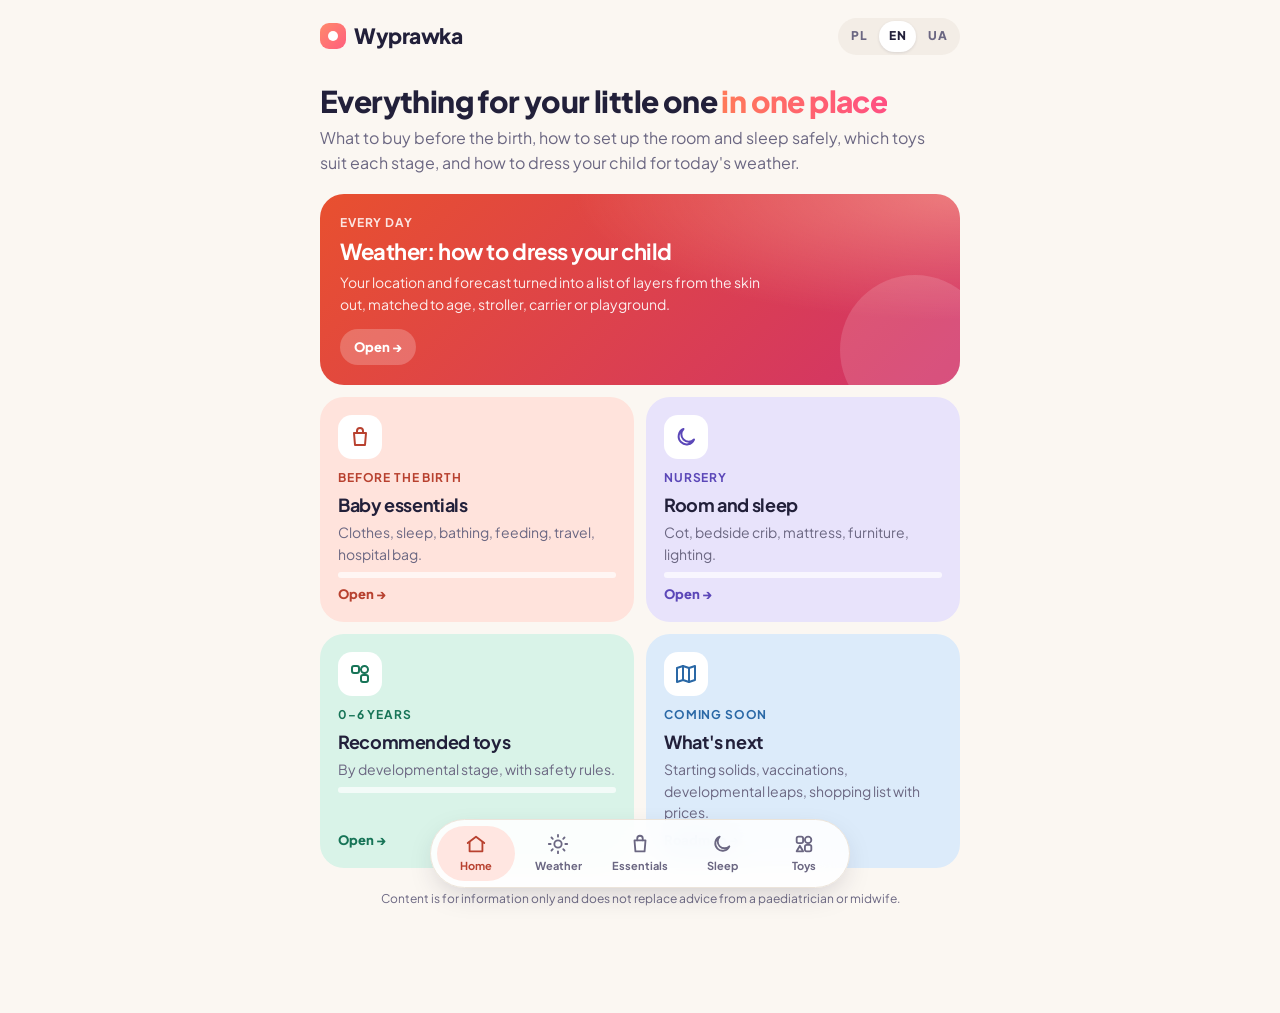
<file: index.html>
<!doctype html>
<html lang="pl">
<head>
<meta charset="utf-8">
<meta name="viewport" content="width=device-width,initial-scale=1,viewport-fit=cover">
<meta name="theme-color" content="#FBF7F2">
<title>Wyprawka</title>
<link rel="manifest" href="manifest.webmanifest">
<link rel="preconnect" href="https://fonts.googleapis.com">
<link rel="preconnect" href="https://fonts.gstatic.com" crossorigin>
<link rel="stylesheet" href="https://fonts.googleapis.com/css2?family=Plus+Jakarta+Sans:wght@400;500;700;800&display=swap">
<link rel="stylesheet" href="assets/style.css">
<style>
.hero{display:flex;flex-direction:column;gap:8px;padding-block:6px 4px}
.hero p{margin:0;max-width:52ch}
.hero h1 em{font-style:normal;background:linear-gradient(90deg,#FF7A59,#FF4F82);-webkit-background-clip:text;background-clip:text;color:transparent}
.mods{display:grid;grid-template-columns:1fr 1fr;gap:12px}
.mod{position:relative;display:flex;flex-direction:column;gap:6px;text-decoration:none;min-height:168px;border:none;box-shadow:none;
  background:var(--tile);color:var(--tile-ink);overflow:hidden;transition:transform .15s}
.mod:active{transform:scale(.98)}
.mod h2{font-size:18px;color:var(--ink)}
.mod p{margin:0;font-size:14px;color:var(--ink-2)}
.mod .label{color:var(--tile-ink)}
.mod .ico{width:44px;height:44px;border-radius:14px;display:grid;place-items:center;background:var(--surface);margin-bottom:4px}
.mod .ico svg{width:24px;height:24px;fill:none;stroke:var(--tile-ink);stroke-width:2;stroke-linecap:round;stroke-linejoin:round}
.mod .go{margin-top:auto;font-size:13px;font-weight:800;color:var(--tile-ink)}
.coral{--tile:var(--t-coral);--tile-ink:var(--t-coral-ink)} .mint{--tile:var(--t-mint);--tile-ink:var(--t-mint-ink)}
.lilac{--tile:var(--t-lilac);--tile-ink:var(--t-lilac-ink)} .sky{--tile:var(--t-sky);--tile-ink:var(--t-sky-ink)} .sun{--tile:var(--t-sun);--tile-ink:var(--t-sun-ink)}
.mod.feature{grid-column:1/-1;min-height:0;padding:20px;
  background:radial-gradient(110% 120% at 100% 0%,rgba(255,177,153,.55) 0%,transparent 55%),linear-gradient(135deg,#E8502F,#D1336A);color:#fff}
.mod.feature h2{font-size:22px;color:#fff}
.mod.feature p{color:rgba(255,255,255,.9);max-width:42ch}
.mod.feature .label{color:rgba(255,255,255,.85)}
.mod.feature .go{color:#fff;align-self:flex-start;margin-top:8px;background:rgba(255,255,255,.22);padding:8px 14px;border-radius:999px}
.mod.feature::after{content:"";position:absolute;right:-30px;bottom:-40px;width:150px;height:150px;border-radius:50%;background:rgba(255,255,255,.14)}
.bar{height:6px;border-radius:9px;background:color-mix(in srgb,var(--surface) 70%,transparent);overflow:hidden}
.bar span{display:block;height:100%;background:var(--tile-ink);border-radius:9px}
.kid{display:flex;justify-content:space-between;align-items:center;gap:12px}
.kid .av{flex:0 0 44px;height:44px;border-radius:50%;display:grid;place-items:center;font-weight:800;font-size:18px;background:var(--t-sun);color:var(--t-sun-ink)}
.kid>div{flex:1}
@media (max-width:380px){.mods{grid-template-columns:1fr}}
</style>
</head>
<body>
<div class="wrap">
  <div class="top"><a class="brand" href="./"><i></i>Wyprawka</a></div>

  <div class="hero">
    <h1><span data-i18n="h.h1a">Wszystko dla malucha</span> <em data-i18n="h.h1b">w jednym miejscu</em></h1>
    <p class="muted" data-i18n="h.lead">Co kupić przed porodem, jak urządzić pokój i bezpiecznie spać, jakie zabawki na który etap i jak ubrać dziecko na dzisiejszą pogodę.</p>
  </div>

  <div class="card kid" id="kid" hidden></div>

  <nav class="mods" data-i18n-attr="aria-label:h.mods">
    <a class="card mod feature" href="pogoda/">
      <div class="label" data-i18n="h.wx.l">Codziennie</div>
      <h2 data-i18n="h.wx.t">Pogoda: jak ubrać dziecko</h2>
      <p data-i18n="h.wx.d">Lokalizacja i prognoza zamienione na listę warstw od skóry na zewnątrz, dopasowaną do wieku, wózka, nosidła i placu zabaw.</p>
      <span class="go" data-i18n="h.open">Otwórz →</span>
    </a>
    <a class="card mod coral" href="lista.html#wyprawka">
      <span class="ico" aria-hidden="true"><svg viewBox="0 0 24 24"><path d="M6 8h12l-1 12H7L6 8z"/><path d="M9 8V6a3 3 0 0 1 6 0v2"/></svg></span>
      <div class="label" data-i18n="h.bag.l">Przed porodem</div>
      <h2 data-i18n="h.bag.t">Gotowa wyprawka</h2>
      <p data-i18n="h.bag.d">Ubranka, sen, kąpiel, karmienie, transport, torba do szpitala.</p>
      <div class="bar"><span data-p="wyprawka" style="width:0"></span></div>
      <span class="go" data-t="wyprawka" data-i18n="h.open">Otwórz →</span>
    </a>
    <a class="card mod lilac" href="lista.html#sen">
      <span class="ico" aria-hidden="true"><svg viewBox="0 0 24 24"><path d="M20 14.5A8 8 0 1 1 9.5 4a6.5 6.5 0 0 0 10.5 10.5z"/></svg></span>
      <div class="label" data-i18n="h.sleep.l">Pokój</div>
      <h2 data-i18n="h.sleep.t">Pokój i sen</h2>
      <p data-i18n="h.sleep.d">Łóżeczko, dostawka, materac, meble, oświetlenie.</p>
      <div class="bar"><span data-p="sen" style="width:0"></span></div>
      <span class="go" data-t="sen" data-i18n="h.open">Otwórz →</span>
    </a>
    <a class="card mod mint" href="lista.html#zabawki">
      <span class="ico" aria-hidden="true"><svg viewBox="0 0 24 24"><rect x="4" y="4" width="7" height="7" rx="2"/><rect x="13" y="13" width="7" height="7" rx="2"/><circle cx="16.5" cy="7.5" r="3.5"/></svg></span>
      <div class="label" data-i18n="h.toys.l">0–6 lat</div>
      <h2 data-i18n="h.toys.t">Polecane zabawki</h2>
      <p data-i18n="h.toys.d">Według etapu rozwoju, z zasadami bezpieczeństwa.</p>
      <div class="bar"><span data-p="zabawki" style="width:0"></span></div>
      <span class="go" data-t="zabawki" data-i18n="h.open">Otwórz →</span>
    </a>
    <a class="card mod sky" href="https://github.com/SeBQ27/wyprawka/blob/main/ROADMAP.md">
      <span class="ico" aria-hidden="true"><svg viewBox="0 0 24 24"><path d="M9 4L3 6v14l6-2 6 2 6-2V4l-6 2-6-2z"/><path d="M9 4v14M15 6v14"/></svg></span>
      <div class="label" data-i18n="h.next.l">Wkrótce</div>
      <h2 data-i18n="h.next.t">Co dalej</h2>
      <p data-i18n="h.next.d">Rozszerzanie diety, szczepienia, skoki rozwojowe, lista zakupów z cenami.</p>
      <span class="go" data-i18n="h.next.go">Plan rozwoju →</span>
    </a>
  </nav>

  <footer data-i18n="disclaimer">Treści mają charakter informacyjny i nie zastępują porady pediatry ani położnej.</footer>
</div>
<script src="assets/i18n.js"></script>
<script>
I18N.add({
  pl:{"h.title":"Wyprawka","h.h1a":"Wszystko dla malucha","h.h1b":"w jednym miejscu","h.lead":"Co kupić przed porodem, jak urządzić pokój i bezpiecznie spać, jakie zabawki na który etap i jak ubrać dziecko na dzisiejszą pogodę.",
    "h.mods":"Moduły","h.open":"Otwórz →","h.wx.l":"Codziennie","h.wx.t":"Pogoda: jak ubrać dziecko","h.wx.d":"Lokalizacja i prognoza zamienione na listę warstw od skóry na zewnątrz, dopasowaną do wieku, wózka, nosidła i placu zabaw.",
    "h.bag.l":"Przed porodem","h.bag.t":"Gotowa wyprawka","h.bag.d":"Ubranka, sen, kąpiel, karmienie, transport, torba do szpitala.",
    "h.sleep.l":"Pokój","h.sleep.t":"Pokój i sen","h.sleep.d":"Łóżeczko, dostawka, materac, meble, oświetlenie.",
    "h.toys.l":"0–6 lat","h.toys.t":"Polecane zabawki","h.toys.d":"Według etapu rozwoju, z zasadami bezpieczeństwa.",
    "h.next.l":"Wkrótce","h.next.t":"Co dalej","h.next.d":"Rozszerzanie diety, szczepienia, skoki rozwojowe, lista zakupów z cenami.","h.next.go":"Plan rozwoju →",
    "h.kid":"Twoje dziecko","h.change":"Zmień","h.done":"{done} z {all} odhaczone →"},
  en:{"h.title":"Wyprawka · everything for your baby","h.h1a":"Everything for your little one","h.h1b":"in one place","h.lead":"What to buy before the birth, how to set up the room and sleep safely, which toys suit each stage, and how to dress your child for today's weather.",
    "h.mods":"Modules","h.open":"Open →","h.wx.l":"Every day","h.wx.t":"Weather: how to dress your child","h.wx.d":"Your location and forecast turned into a list of layers from the skin out, matched to age, stroller, carrier or playground.",
    "h.bag.l":"Before the birth","h.bag.t":"Baby essentials","h.bag.d":"Clothes, sleep, bathing, feeding, travel, hospital bag.",
    "h.sleep.l":"Nursery","h.sleep.t":"Room and sleep","h.sleep.d":"Cot, bedside crib, mattress, furniture, lighting.",
    "h.toys.l":"0–6 years","h.toys.t":"Recommended toys","h.toys.d":"By developmental stage, with safety rules.",
    "h.next.l":"Coming soon","h.next.t":"What's next","h.next.d":"Starting solids, vaccinations, developmental leaps, shopping list with prices.","h.next.go":"Roadmap →",
    "h.kid":"Your child","h.change":"Change","h.done":"{done} of {all} checked →"},
  uk:{"h.title":"Wyprawka · усе для малюка","h.h1a":"Усе для малюка","h.h1b":"в одному місці","h.lead":"Що купити до пологів, як облаштувати кімнату й безпечний сон, які іграшки на якому етапі та як одягнути дитину за сьогоднішньою погодою.",
    "h.mods":"Модулі","h.open":"Відкрити →","h.wx.l":"Щодня","h.wx.t":"Погода: як одягнути дитину","h.wx.d":"Ваше місце й прогноз перетворені на список шарів одягу від шкіри назовні, з урахуванням віку, візка, рюкзака-кенгуру чи майданчика.",
    "h.bag.l":"До пологів","h.bag.t":"Готовий посаг","h.bag.d":"Одяг, сон, купання, годування, транспорт, сумка в пологовий.",
    "h.sleep.l":"Кімната","h.sleep.t":"Кімната і сон","h.sleep.d":"Ліжечко, приставне ліжечко, матрац, меблі, освітлення.",
    "h.toys.l":"0–6 років","h.toys.t":"Рекомендовані іграшки","h.toys.d":"За етапами розвитку, з правилами безпеки.",
    "h.next.l":"Незабаром","h.next.t":"Що далі","h.next.d":"Прикорм, щеплення, стрибки розвитку, список покупок із цінами.","h.next.go":"План розвитку →",
    "h.kid":"Ваша дитина","h.change":"Змінити","h.done":"Позначено {done} з {all} →"}
});
document.title=I18N.t("h.title");
</script>
<script src="assets/store.js"></script>
<script src="assets/nav.js" data-base="./"></script>
<script>
(async()=>{
  const t=I18N.t, k=Store.kid();
  if(k){const el=document.getElementById("kid");el.hidden=false;
    el.innerHTML=`<span class="av" aria-hidden="true"></span><div><div class="label">${t("h.kid")}</div><b></b> <span class="muted small age"></span></div><a class="back" href="pogoda/">${t("h.change")}</a>`;
    el.querySelector(".av").textContent=(k.name||"?").trim().charAt(0).toUpperCase();el.querySelector("b").textContent=k.name;el.querySelector(".age").textContent=Store.ageText(Store.ageMonths(k));}
  for(const id of ["wyprawka","sen","zabawki"]){
    try{const d=await (await fetch(I18N.dataPath("",id))).json();
      const all=d.sections.flatMap(s=>s.items).filter(i=>i.kind!=="rule").length;
      const done=Object.values(Store.checks(id)).filter(Boolean).length;
      document.querySelector(`[data-p="${id}"]`).style.width=Math.min(100,done/all*100)+"%";
      if(done)document.querySelector(`[data-t="${id}"]`).textContent=t("h.done",{done,all});
    }catch(e){}
  }
})();
if("serviceWorker" in navigator)navigator.serviceWorker.register("sw.js").catch(()=>{});
</script>
</body>
</html>
</file>
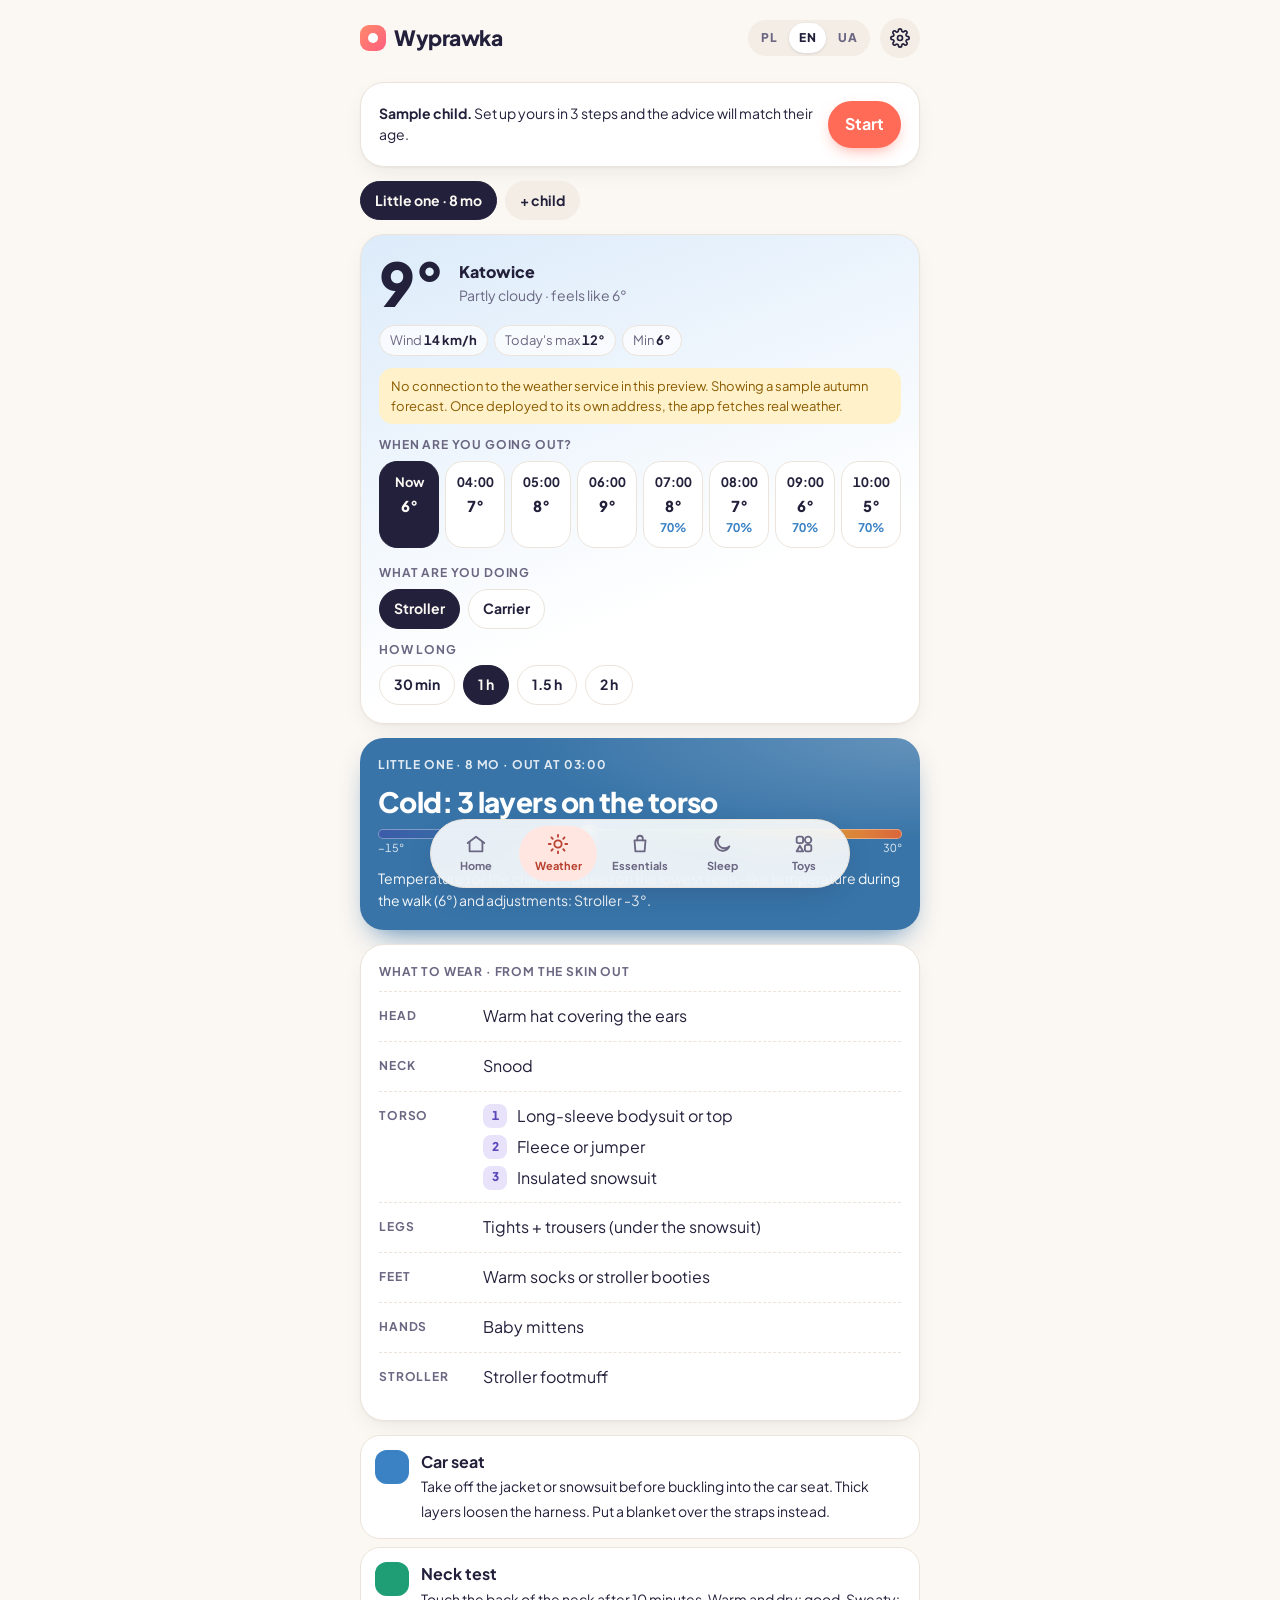
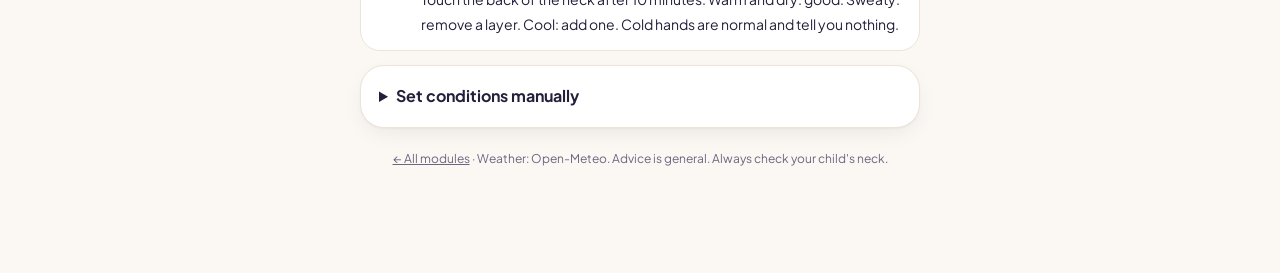
<file: pogoda/index.html>
<!doctype html>
<html lang="pl">
<head>
<meta charset="utf-8">
<meta name="viewport" content="width=device-width,initial-scale=1,viewport-fit=cover">
<style>body{margin:0}[hidden]{display:none!important}</style>
</head>
<body>
<title>Pogoda · Wyprawka</title>
<link rel="manifest" href="../manifest.webmanifest">
<meta name="theme-color" content="#FBF7F2">
<link rel="preconnect" href="https://fonts.googleapis.com">
<link rel="preconnect" href="https://fonts.gstatic.com" crossorigin>
<link rel="stylesheet" href="https://fonts.googleapis.com/css2?family=Plus+Jakarta+Sans:wght@400;500;700;800&display=swap">
<link rel="stylesheet" href="../assets/style.css">
<style>
:root{--warm:#E0643A}
@media (prefers-color-scheme:dark){:root{--warm:#FF9A70}}
.wrap{max-width:560px}
button,.btn{font:inherit;cursor:pointer;border-radius:999px;border:1px solid var(--line);background:var(--surface);color:var(--ink);padding:10px 16px;font-weight:700}
input:focus-visible,select:focus-visible{outline:3px solid var(--accent);outline-offset:2px}
.primary{background:var(--accent);color:var(--accent-ink);border-color:transparent;box-shadow:0 6px 16px -6px color-mix(in srgb,var(--accent) 70%,transparent)}
.ghost{background:var(--surface-2);border-color:transparent}
input,select{font:inherit;color:var(--ink);background:var(--surface-2);border:1px solid transparent;border-radius:14px;padding:11px 14px;width:100%}
.row{display:flex;gap:10px;flex-wrap:wrap;align-items:center}
.row>*{flex:1 1 140px}
/* weather hero */
.wx-card{background:linear-gradient(160deg,var(--t-sky) 0%,var(--surface) 70%)}
.wx{display:grid;grid-template-columns:auto 1fr;gap:6px 16px;align-items:center}
.wx .big{font-family:var(--display);font-weight:800;font-size:60px;line-height:1;letter-spacing:-.04em;font-variant-numeric:tabular-nums}
.wx .place{font-weight:800}
.stats{display:flex;flex-wrap:wrap;gap:6px;font-size:13px;color:var(--ink-2);font-variant-numeric:tabular-nums}
.stats>*{background:color-mix(in srgb,var(--surface) 70%,transparent);border:1px solid var(--line);border-radius:999px;padding:4px 10px}
.stats b{color:var(--ink)}
.demo{font-size:13px;background:var(--t-sun);color:var(--t-sun-ink);border-radius:14px;padding:8px 12px}
/* hours */
.hours{display:flex;gap:6px;overflow-x:auto;padding-bottom:4px;scrollbar-width:none}
.hour{flex:0 0 60px;display:flex;flex-direction:column;align-items:center;gap:2px;padding:10px 4px;border-radius:18px;font-size:13px;font-variant-numeric:tabular-nums}
.hour .t{font-weight:800;font-size:15px}
.hour .p{color:var(--cold);font-size:12px;min-height:16px}
.hour[aria-pressed="true"]{background:var(--ink);color:var(--bg);border-color:var(--ink)}
.hour[aria-pressed="true"] .p{color:var(--accent)}
/* verdict */
.verdict{display:flex;flex-direction:column;gap:12px;border:none;color:#fff;
  background:radial-gradient(120% 90% at 100% 0%,rgba(255,255,255,.22),transparent 60%),var(--band,#3874A8);
  box-shadow:0 14px 30px -14px var(--band,#3874A8)}
.verdict .label{color:rgba(255,255,255,.85)}
.verdict h2{font-size:28px;line-height:1.1;font-weight:800}
.gauge{position:relative;height:10px;border-radius:99px;background:linear-gradient(90deg,#3B5BA8 0%,#3874A8 20%,#4E9BB3 40%,#6DB08A 58%,#E2B53A 78%,#D9653B 100%);box-shadow:inset 0 0 0 1px rgba(255,255,255,.35)}
.gauge span{position:absolute;top:50%;width:20px;height:20px;border-radius:50%;background:#fff;border:4px solid rgba(0,0,0,.25);transform:translate(-50%,-50%);box-shadow:0 2px 6px rgba(0,0,0,.2)}
.gscale{display:flex;justify-content:space-between;font-size:11px;color:rgba(255,255,255,.85);font-variant-numeric:tabular-nums}
.why{font-size:14px;color:rgba(255,255,255,.95)}
/* outfit */
.outfit{display:flex;flex-direction:column}
.slot{display:grid;grid-template-columns:92px 1fr;gap:12px;padding:12px 0;border-top:1px dashed var(--line)}
.slot:first-child{border-top:none;padding-top:0}
.slot .k{font-size:12px;text-transform:uppercase;letter-spacing:.07em;color:var(--ink-2);font-weight:700;padding-top:3px}
.slot ol{margin:0;padding:0;list-style:none;display:flex;flex-direction:column;gap:6px}
.slot li{display:flex;gap:10px;align-items:flex-start}
.slot li .n{flex:0 0 24px;height:24px;border-radius:8px;display:grid;place-items:center;font-size:12px;font-weight:800;background:var(--t-lilac);color:var(--t-lilac-ink);font-variant-numeric:tabular-nums}
.slot li.opt{color:var(--ink-2)}
.slot li.opt::after{content:"zapas";font-size:11px;font-weight:700;text-transform:uppercase;letter-spacing:.06em;margin-left:auto;padding:2px 8px;border-radius:999px;background:var(--surface-2)}
.alerts{display:flex;flex-direction:column;gap:8px}
.alert{display:grid;grid-template-columns:34px 1fr;gap:12px;align-items:start;background:var(--surface);border:1px solid var(--line);border-radius:20px;padding:14px}
.alert::before{content:"";width:34px;height:34px;border-radius:12px;background:color-mix(in srgb,var(--c,var(--cold)) 16%,transparent);
  box-shadow:inset 0 0 0 9px color-mix(in srgb,var(--c,var(--cold)) 16%,transparent),inset 0 0 0 20px var(--c,var(--cold))}
.alert b{display:block}
.alert.bad{--c:var(--bad)} .alert.warn{--c:var(--warn)} .alert.ok{--c:var(--ok)} .alert.info{--c:var(--cold)}
details summary{cursor:pointer;font-weight:700}
.manual{display:grid;grid-template-columns:1fr 1fr;gap:10px}
.manual label{display:flex;flex-direction:column;gap:4px;font-size:13px;color:var(--ink-2)}
/* setup */
.overlay{position:fixed;inset:0;background:var(--bg);z-index:30;overflow-y:auto;padding-inline:16px;padding-block:calc(env(safe-area-inset-top,0px) + 16px) calc(env(safe-area-inset-bottom,0px) + 24px)}
.steps{display:flex;gap:6px}
.steps span{flex:1;height:6px;border-radius:9px;background:var(--line)}
.steps span.on{background:var(--accent)}
.setup h1{font-size:30px;line-height:1.1}
.stack{display:flex;flex-direction:column;gap:12px}
.opt-list{display:grid;grid-template-columns:1fr 1fr;gap:8px}
.opt-list button{text-align:left;padding:14px;border-radius:20px;display:flex;flex-direction:column;gap:2px}
.opt-list button small{font-weight:400;color:var(--ink-2);font-size:13px}
.opt-list button[aria-pressed="true"]{border-color:var(--accent);background:var(--accent-soft);box-shadow:inset 0 0 0 1px var(--accent)}
.results{display:flex;flex-direction:column;gap:6px}
.kids{display:flex;gap:8px;overflow-x:auto}
@media (prefers-reduced-motion:no-preference){.verdict,.outfit{transition:background .3s}}
@media (max-width:380px){.slot{grid-template-columns:1fr;gap:6px}.wx .big{font-size:48px}}
</style>

<div class="wrap" id="app">
  <div class="top">
    <a class="brand" href="../"><i></i>Wyprawka</a>
    <button class="ghost icon-btn" id="btnSetup" type="button" data-i18n-attr="aria-label:p.settings;title:p.settings"><svg viewBox="0 0 24 24" aria-hidden="true"><circle cx="12" cy="12" r="3"/><path d="M19.4 15a1.7 1.7 0 0 0 .3 1.8l.1.1a2 2 0 1 1-2.8 2.8l-.1-.1a1.7 1.7 0 0 0-1.8-.3 1.7 1.7 0 0 0-1 1.5V21a2 2 0 1 1-4 0v-.1a1.7 1.7 0 0 0-1.1-1.5 1.7 1.7 0 0 0-1.8.3l-.1.1a2 2 0 1 1-2.8-2.8l.1-.1a1.7 1.7 0 0 0 .3-1.8 1.7 1.7 0 0 0-1.5-1H3a2 2 0 1 1 0-4h.1a1.7 1.7 0 0 0 1.5-1.1 1.7 1.7 0 0 0-.3-1.8l-.1-.1a2 2 0 1 1 2.8-2.8l.1.1a1.7 1.7 0 0 0 1.8.3H9a1.7 1.7 0 0 0 1-1.5V3a2 2 0 1 1 4 0v.1a1.7 1.7 0 0 0 1 1.5 1.7 1.7 0 0 0 1.8-.3l.1-.1a2 2 0 1 1 2.8 2.8l-.1.1a1.7 1.7 0 0 0-.3 1.8V9a1.7 1.7 0 0 0 1.5 1H21a2 2 0 1 1 0 4h-.1a1.7 1.7 0 0 0-1.5 1z"/></svg></button>
  </div>

  <div class="card row" id="exBanner" hidden><div class="small"><b data-i18n="p.ex.b">Przykładowe dziecko.</b> <span data-i18n="p.ex.d">Ustaw swoje w 3 krokach, a rekomendacja dopasuje się do wieku.</span></div><button type="button" class="primary" id="exGo" style="flex:0 0 auto" data-i18n="p.ex.go">Zacznij</button></div>
  <div class="kids" id="kids"></div>

  <section class="card stack wx-card" data-i18n-attr="aria-label:p.wx">
    <div class="wx">
      <div class="big" id="wxTemp">–</div>
      <div>
        <div class="place" id="wxPlace">–</div>
        <div class="muted small" id="wxDesc">–</div>
      </div>
    </div>
    <div class="stats" id="wxStats"></div>
    <div class="demo" id="wxDemo" hidden></div>
    <div>
      <div class="label" style="margin-bottom:6px" data-i18n="p.when">Kiedy wychodzicie?</div>
      <div class="hours" id="hours"></div>
    </div>
    <div class="row">
      <div>
        <div class="label" style="margin-bottom:6px" data-i18n="p.what">Co robicie</div>
        <div class="chips" id="acts"></div>
      </div>
    </div>
    <div>
      <div class="label" style="margin-bottom:6px" data-i18n="p.dur">Jak długo</div>
      <div class="chips" id="durs"></div>
    </div>
  </section>

  <section class="card verdict" id="verdict" aria-live="polite">
    <div class="label" id="vLabel" data-i18n="p.rec">Rekomendacja</div>
    <h2 id="vTitle">–</h2>
    <div>
      <div class="gauge"><span id="gDot" style="left:50%"></span></div>
      <div class="gscale"><span>−15°</span><span>0°</span><span>10°</span><span>20°</span><span>30°</span></div>
    </div>
    <div class="why" id="vWhy"></div>
  </section>

  <section class="card outfit" id="outfit" data-i18n-attr="aria-label:p.outfit"></section>

  <section class="alerts" id="alerts" data-i18n-attr="aria-label:p.tips"></section>

  <details class="card">
    <summary data-i18n="p.m.sum">Zmień warunki ręcznie</summary>
    <p class="muted small" data-i18n="p.m.d">Nadpisuje prognozę. Przydatne do sprawdzenia, jak zmieni się ubiór.</p>
    <div class="manual">
      <label><span data-i18n="p.m.t">Odczuwalna °C</span><input id="mT" type="number" step="1" inputmode="numeric"></label>
      <label><span data-i18n="p.m.w">Wiatr km/h</span><input id="mW" type="number" step="1" inputmode="numeric"></label>
      <label><span data-i18n="p.m.p">Szansa opadów %</span><input id="mP" type="number" step="5" inputmode="numeric"></label>
      <label><span data-i18n="p.m.u">Indeks UV</span><input id="mU" type="number" step="1" inputmode="numeric"></label>
      <label><span data-i18n="p.m.k">Opad</span><select id="mK"><option value="none" data-i18n="p.k.none">brak</option><option value="rain" data-i18n="p.k.rain">deszcz</option><option value="snow" data-i18n="p.k.snow">śnieg</option></select></label>
      <label>&nbsp;<button type="button" id="mApply" class="primary" data-i18n="p.m.apply">Przelicz</button></label>
    </div>
    <p><button type="button" id="mReset" class="ghost small" data-i18n="p.m.reset">Wróć do prognozy</button></p>
  </details>

  <footer><a href="../" data-i18n="p.f.back">← Wszystkie moduły</a><span data-i18n="p.f.note"> · Pogoda: Open-Meteo. Wskazówki mają charakter ogólny. Zawsze sprawdź kark dziecka.</span></footer>
</div>

<div class="overlay setup" id="setup" hidden>
  <div class="wrap">
    <div class="steps" id="stepBar"><span></span><span></span><span></span></div>
    <div id="stepBody" class="stack"></div>
  </div>
</div>

<script src="../assets/i18n.js"></script>
<script src="lang.js"></script>
<script>
(()=>{
const t=(k,v)=>I18N.t("p."+k,v);
document.title=t("title");
const $=s=>document.querySelector(s);
const esc=s=>String(s).replace(/[&<>"]/g,c=>({"&":"&amp;","<":"&lt;",">":"&gt;",'"':"&quot;"}[c]));
const LS="cieplutko.v1";
const load=()=>{try{return JSON.parse(localStorage.getItem(LS))||null}catch(e){return null}};
const save=()=>{try{localStorage.setItem(LS,JSON.stringify(S))}catch(e){}};

/* ---------- state ---------- */
const now=new Date();
const monthsAgo=m=>{const d=new Date(now.getFullYear(),now.getMonth()-m,1);return d.toISOString().slice(0,7)};
let S=load()||{
  example:true,
  kids:[{id:"k1",name:t("kid.default"),birth:monthsAgo(8),feel:0}],
  active:"k1",
  place:{name:"Katowice",lat:50.2649,lon:19.0238},
  act:"wozek",dur:60,
};
let WX=null, startIdx=0, manual=null;

/* ---------- weather ---------- */
const WMO=c=>{const v=t("wmo."+c);return v.startsWith("p.wmo.")?"–":v};
const kindOf=c=>([71,73,75,77,85,86].includes(c)?"snow":(c>=51&&c<=67)||(c>=80&&c<=82)||c>=95?"rain":"none");

function sampleWeather(){ // realistic autumn day in Silesia, clearly marked as sample
  const base=new Date();base.setMinutes(0,0,0);
  const temps=[9,10,11,12,12,11,10,9,8,7,7,6,6,5,5,5,4,4,4,5,6,7,8,9];
  const hours=temps.map((t,i)=>{const d=new Date(base.getTime()+i*3600e3);const rain=i>=4&&i<=7;
    return{time:d,t,feels:t-3-(rain?1:0),pp:rain?70:15,precip:rain?0.6:0,code:rain?61:(i<4?2:3),wind:rain?24:14,uv:i<5?2:0}});
  return{sample:true,cur:{t:9,feels:6,code:2,wind:14},hours};
}
async function fetchWeather(p){
  const u=`https://api.open-meteo.com/v1/forecast?latitude=${p.lat}&longitude=${p.lon}&current=temperature_2m,apparent_temperature,weather_code,wind_speed_10m&hourly=temperature_2m,apparent_temperature,precipitation_probability,precipitation,weather_code,wind_speed_10m,uv_index&timezone=auto&forecast_days=2`;
  const r=await fetch(u);if(!r.ok)throw new Error("HTTP "+r.status);const j=await r.json();
  const h=j.hourly, nowH=new Date();nowH.setMinutes(0,0,0);
  const hours=h.time.map((t,i)=>({time:new Date(t),t:h.temperature_2m[i],feels:h.apparent_temperature[i],pp:h.precipitation_probability[i]??0,precip:h.precipitation[i]??0,code:h.weather_code[i],wind:h.wind_speed_10m[i],uv:h.uv_index[i]??0}))
    .filter(x=>x.time>=nowH).slice(0,24);
  return{sample:false,cur:{t:j.current.temperature_2m,feels:j.current.apparent_temperature,code:j.current.weather_code,wind:j.current.wind_speed_10m},hours};
}
async function geocode(q){
  const r=await fetch(`https://geocoding-api.open-meteo.com/v1/search?name=${encodeURIComponent(q)}&count=6&language=${I18N.lang}&format=json`);
  const j=await r.json();return(j.results||[]).map(x=>({name:x.name,sub:[x.admin1,x.country].filter(Boolean).join(", "),lat:x.latitude,lon:x.longitude}));
}
async function reverseName(lat,lon){
  try{const r=await fetch(`https://api.bigdatacloud.net/data/reverse-geocode-client?latitude=${lat}&longitude=${lon}&localityLanguage=${I18N.lang}`);const j=await r.json();return j.city||j.locality||t("loc.yours")}catch(e){returnt("loc.yours")}
}
function gps(){return new Promise((res,rej)=>{if(!navigator.geolocation)return rej(new Error("brak GPS"));navigator.geolocation.getCurrentPosition(p=>res({lat:p.coords.latitude,lon:p.coords.longitude}),rej,{enableHighAccuracy:false,timeout:10000,maximumAge:600000})})}

/* ---------- engine ---------- */
const ageM=k=>{const [y,m]=k.birth.split("-").map(Number);return Math.max(0,(now.getFullYear()-y)*12+(now.getMonth()+1-m))};
const ageTxt=m=>I18N.ageText(m,true);
const ACTS={wozek:{n:t("act.wozek"),d:t("act.wozek.d")},nosidlo:{n:t("act.nosidlo"),d:t("act.nosidlo.d")},spacer:{n:t("act.spacer"),d:t("act.spacer.d")},plac:{n:t("act.plac"),d:t("act.plac.d")}};
const actsFor=m=>m<12?["wozek","nosidlo"]:["wozek","spacer","plac"];

function windowOf(hours,i,dur){
  const n=Math.max(1,Math.ceil(dur/60));const w=hours.slice(i,i+n);
  const kinds=w.map(h=>kindOf(h.code));
  return{feels:Math.min(...w.map(h=>h.feels)),t:Math.min(...w.map(h=>h.t)),tMax:Math.max(...w.map(h=>h.feels)),
    wind:Math.max(...w.map(h=>h.wind)),pp:Math.max(...w.map(h=>h.pp)),precip:w.reduce((a,h)=>a+h.precip,0),
    uv:Math.max(...w.map(h=>h.uv)),kind:kinds.includes("snow")?"snow":kinds.includes("rain")?"rain":"none",start:w[0].time};
}

const BANDS=[
 {min:24,key:"hot",name:t("band.hot"),color:"#C4552F"},
 {min:19,key:"warm",name:t("band.warm"),color:"#B98A12"},
 {min:14,key:"mild",name:t("band.mild"),color:"#3E8A63"},
 {min:9,key:"cool",name:t("band.cool"),color:"#3C8595"},
 {min:2,key:"cold",name:t("band.cold"),color:"#3874A8"},
 {min:-5,key:"frost",name:t("band.frost"),color:"#34579A"},
 {min:-99,key:"severe",name:t("band.severe"),color:"#2B3F7A"}];

function recommend(kid,w,act,dur){
  const m=ageM(kid), infant=m<12, walker=m>=12;
  let adj=0, why=[];
  const actAdj={wozek:infant?-3:-2,nosidlo:3,spacer:2,plac:4}[act];
  adj+=actAdj; why.push(`${ACTS[act].n} ${actAdj>0?"+":""}${actAdj}°`);
  if(m<3){adj-=1;why.push(t("why.newborn"))}
  if(kid.feel){adj+=kid.feel;why.push(kid.feel<0?t("why.cold",{v:kid.feel}):t("why.warm",{v:kid.feel}))}
  if(dur>=90){adj-=1;why.push(t("why.long"))}
  const T=Math.round(w.feels+adj);
  const band=BANDS.find(b=>T>=b.min);
  const O={head:[],neck:[],body:[],legs:[],feet:[],hands:[],gear:[]};
  const L=(slot,txt,opt)=>O[slot].push({txt,opt:!!opt});
  const wet=w.kind==="rain"||w.pp>=50, snow=w.kind==="snow", windy=w.wind>=25;

  switch(band.key){
   case"hot":
    L("body",infant?t("o.hot.b1"):t("o.hot.b2"));
    L("legs",infant?t("o.hot.l1"):t("o.hot.l2"));
    L("feet",walker?t("o.hot.f1"):t("o.hot.f2"));
    L("head",t("o.hot.h"));break;
   case"warm":
    L("body",t("o.warm.b1"));
    L("body",t("o.warm.b2"),true);
    L("legs",t("o.warm.l"));
    L("feet",walker?t("o.warm.f1"):t("o.warm.f2"));
    L("head",w.uv>=3?t("o.warm.h1"):(infant?t("o.warm.h2"):t("o.warm.h3")),!(w.uv>=3)&&infant);break;
   case"mild":
    L("body",t("o.mild.b1"));
    L("body",t("o.mild.b2"));
    if(windy||wet)L("body",t("o.mild.b3"));else L("body",t("o.mild.b4"),true);
    L("legs",t("o.mild.l"));
    L("feet",walker?t("o.mild.f1"):t("o.mild.f2"));
    L("head",infant?t("o.mild.h1"):t("o.mild.h2"),!infant&&!windy);break;
   case"cool":
    L("body",t("o.mild.b1"));
    L("body",t("o.cool.b2"));
    L("body",t("o.cool.b3"));
    L("legs",m<24?t("o.cool.l1"):t("o.cool.l2"));
    L("feet",walker?t("o.cool.f1"):t("o.cool.f2"));
    L("head",t("o.cool.h"));
    L("neck",t("o.cool.n"),!windy);
    if(walker)L("hands",t("o.cool.hd"),true);break;
   case"cold":
    L("body",t("o.mild.b1"));
    L("body",t("o.cold.b2"));
    L("body",infant?t("o.cold.b3a"):t("o.cold.b3b"));
    L("legs",infant?t("o.cold.l1"):t("o.cold.l2"));
    L("feet",walker?t("o.cold.f1"):t("o.cold.f2"));
    L("head",t("o.cold.h"));
    L("neck",t("o.cold.n"));
    L("hands",walker?t("o.cold.hd1"):t("o.cold.hd2"));break;
   case"frost": case"severe":
    L("body",t("o.frost.b1"));
    L("body",t("o.frost.b2"));
    L("body",t("o.frost.b3"));
    L("legs",t("o.frost.l"));
    L("feet",walker?t("o.frost.f1"):t("o.frost.f2"));
    L("head",band.key==="severe"?t("o.frost.h1"):t("o.frost.h2"));
    L("neck",t("o.frost.n"));
    L("hands",walker?t("o.frost.hd"):t("o.cold.hd2"));break;
  }
  if(wet&&walker&&act!=="wozek"){L("body",t("o.wet.b"));L("legs",t("o.wet.l"));O.feet=[{txt:T<8?t("o.wet.f1"):t("o.wet.f2"),opt:false}]}
  if(snow&&walker){L("legs",t("o.snow.l"));L("hands",t("o.snow.hd"),true)}
  if(act==="plac"){L("gear",t("o.plac.1"),true);if(T>=14&&T<24)L("gear",t("o.plac.2"),true)}

  // stroller / carrier gear
  if(act==="wozek"){
    L("gear",T>=22?t("o.st.1"):T>=16?t("o.st.2"):T>=9?t("o.st.3"):T>=0?t("o.st.4"):t("o.st.5"));
    if(wet||snow)L("gear",t("o.st.rain"));
    if(windy&&T<16)L("gear",t("o.st.wind"));
  }
  if(act==="nosidlo"){
    L("gear",t("o.car.1"));
    if(T<14)L("gear",t("o.car.2"));
  }

  // alerts
  const A=[];
  if(band.key==="severe")A.push(["bad",t("a.severe.t"),infant?t("a.severe.i"):t("a.severe.w")]);
  else if(band.key==="frost")A.push(["warn",t("band.frost"),t("a.frost")]);
  if(w.tMax>=28)A.push(["bad",t("band.hot"),t("a.heat")]);
  if(w.uv>=3){
    if(m<6)A.push(["warn",`UV ${Math.round(w.uv)}`,t("a.uv.inf")]);
    else A.push(["warn",`UV ${Math.round(w.uv)}`,t("a.uv",{x:w.uv>=6&&walker?t("a.uv.glasses"):""})]);
  }
  if(wet)A.push(["info",t("a.rain.t"),t("a.rain",{p:Math.round(w.pp),x:act==="nosidlo"?t("a.rain.car"):act==="wozek"?t("a.rain.st"):t("a.rain.w")})]);
  if(w.wind>=35)A.push(["warn",t("a.wind.t"),t("a.wind",{v:Math.round(w.wind)})]);
  if(T<10)A.push(["info",t("a.seat.t"),t("a.seat")]);
  A.push(["ok",t("a.neck.t"),t("a.neck")]);

  return{T,band,O,A,why,m};
}

/* ---------- render ---------- */
function curWeather(){
  if(manual){const h=WX.hours[startIdx]||WX.hours[0];return{feels:manual.t,t:manual.t,tMax:manual.t,wind:manual.w,pp:manual.p,precip:0,uv:manual.u,kind:manual.k,start:h.time}}
  return windowOf(WX.hours,startIdx,S.dur);
}
const kid=()=>S.kids.find(k=>k.id===S.active)||S.kids[0];
const hhmm=d=>d.toLocaleTimeString(I18N.locale,{hour:"2-digit",minute:"2-digit"});
const icon=h=>{const k=kindOf(h.code);return k==="snow"?t("r.snow"):k==="rain"?`${Math.round(h.pp)}%`:h.pp>=30?`${Math.round(h.pp)}%`:""};

function renderKids(){
  const el=$("#kids");
  el.innerHTML=S.kids.map(k=>`<button type="button" class="chip" aria-pressed="${k.id===S.active}" data-k="${k.id}">${esc(k.name)} · ${ageTxt(ageM(k))}</button>`).join("")+
    `<button type="button" class="chip ghost" id="addKid">${t("addkid")}</button>`;
  el.querySelectorAll("[data-k]").forEach(b=>b.onclick=()=>{S.active=b.dataset.k;const a=actsFor(ageM(kid()));if(!a.includes(S.act))S.act=a[0];save();render()});
  $("#addKid").onclick=()=>openSetup(true);
}
function renderWeather(){
  const c=WX.cur;
  $("#wxTemp").textContent=`${Math.round(c.t)}°`;
  $("#wxPlace").textContent=S.place.name;
  $("#wxDesc").textContent=`${WMO(c.code)} · ${t("feels",{v:Math.round(c.feels)})}`;
  $("#wxStats").innerHTML=`<span>${t("stat.wind")} <b>${Math.round(c.wind)} ${t("kmh")}</b></span><span>${t("stat.max")} <b>${Math.round(Math.max(...WX.hours.slice(0,12).map(h=>h.t)))}°</b></span><span>${t("stat.min")} <b>${Math.round(Math.min(...WX.hours.slice(0,12).map(h=>h.t)))}°</b></span>`;
  const d=$("#wxDemo");
  if(WX.sample){d.hidden=false;d.textContent=WX.err||t("r.sample");}else d.hidden=true;
  $("#hours").innerHTML=WX.hours.slice(0,12).map((h,i)=>`<button type="button" class="hour" aria-pressed="${i===startIdx}" data-i="${i}"><span>${i===0?t("r.now"):hhmm(h.time)}</span><span class="t">${Math.round(h.feels)}°</span><span class="p">${icon(h)}</span></button>`).join("");
  $("#hours").querySelectorAll(".hour").forEach(b=>b.onclick=()=>{startIdx=+b.dataset.i;render()});
  const acts=actsFor(ageM(kid()));
  $("#acts").innerHTML=acts.map(a=>`<button type="button" class="chip" aria-pressed="${a===S.act}" data-a="${a}">${ACTS[a].n}</button>`).join("");
  $("#acts").querySelectorAll("[data-a]").forEach(b=>b.onclick=()=>{S.act=b.dataset.a;save();render()});
  $("#durs").innerHTML=[30,60,90,120].map(v=>`<button type="button" class="chip" aria-pressed="${v===S.dur}" data-d="${v}">${v<60?v+" min":v/60+" h"}</button>`).join("");
  $("#durs").querySelectorAll("[data-d]").forEach(b=>b.onclick=()=>{S.dur=+b.dataset.d;save();render()});
}
function renderRec(){
  const k=kid(), w=curWeather(), r=recommend(k,w,S.act,S.dur);
  const v=$("#verdict");v.style.setProperty("--band",r.band.color);
  const layers=r.O.body.filter(x=>!x.opt).length;
  $("#vLabel").textContent=t("v.label",{name:k.name,age:ageTxt(r.m),time:manual?t("v.manual"):hhmm(w.start)});
  $("#vTitle").textContent=t("v.title",{band:r.band.name,n:layers,w:I18N.plural(layers,{pl:["warstwa","warstwy","warstw"],en:["layer","layers"],uk:["шар","шари","шарів"]})});
  const pct=Math.max(0,Math.min(100,(r.T+15)/45*100));$("#gDot").style.left=pct+"%";
  $("#vWhy").textContent=t("v.why",{T:r.T,f:Math.round(w.feels),why:r.why.join(", ")});
  const SL=[["head",t("sl.head")],["neck",t("sl.neck")],["body",t("sl.body")],["legs",t("sl.legs")],["feet",t("sl.feet")],["hands",t("sl.hands")],["gear",S.act==="wozek"?t("act.wozek"):S.act==="nosidlo"?t("act.nosidlo"):t("sl.bag")]];
  $("#outfit").innerHTML=`<div class="label" style="margin-bottom:10px">${t("outfit.h")}</div>`+SL.filter(([s])=>r.O[s].length).map(([s,n])=>{let c=0;return(
    `<div class="slot"><div class="k">${n}</div><ol>${r.O[s].map(x=>`<li class="${x.opt?"opt":""}">${s==="body"&&!x.opt?`<span class="n">${++c}</span>`:""}<span>${esc(x.txt)}</span></li>`).join("")}</ol></div>`)}).join("");
  $("#alerts").innerHTML=r.A.map(([c,t,d])=>`<div class="alert ${c}"><div><b>${esc(t)}</b><span class="small">${esc(d)}</span></div></div>`).join("");
}
function render(){$("#exBanner").hidden=!S.example;renderKids();renderWeather();renderRec()}

/* ---------- manual override ---------- */
$("#mApply").onclick=()=>{manual={t:+$("#mT").value||0,w:+$("#mW").value||0,p:+$("#mP").value||0,u:+$("#mU").value||0,k:$("#mK").value};if(manual.k!=="none"&&manual.p<50)manual.p=80;renderRec()};
$("#mReset").onclick=()=>{manual=null;renderRec()};
function fillManual(){const w=windowOf(WX.hours,startIdx,S.dur);$("#mT").value=Math.round(w.feels);$("#mW").value=Math.round(w.wind);$("#mP").value=Math.round(w.pp);$("#mU").value=Math.round(w.uv);$("#mK").value=w.kind}

/* ---------- setup (3 steps) ---------- */
let step=0, draft=null, addOnly=false;
function openSetup(add){addOnly=!!add;step=0;const k=add?null:kid();draft={name:add?"":(S.example?"":k.name),birth:add?monthsAgo(6):k.birth,feel:add?0:k.feel,place:{...S.place},act:S.act};$("#setup").hidden=false;renderStep()}
function renderStep(){
  const bars=$("#stepBar").children;[...bars].forEach((b,i)=>b.classList.toggle("on",i<=step));
  const B=$("#stepBody");
  if(step===0){
    B.innerHTML=`<div class="label">${t("s.step",{n:1})}</div><h1>${t("s.who")}</h1>
    <label class="stack small"><span class="muted">${t("s.name")}</span><input id="sName" autocomplete="off" placeholder="${esc(t("s.name.ph"))}" value="${esc(draft.name)}"></label>
    <label class="stack small"><span class="muted">${t("s.birth")}</span><input id="sBirth" type="month" max="${now.toISOString().slice(0,7)}" value="${draft.birth}"></label>
    <div class="stack small"><span class="muted">${t("s.feel")}</span><div class="chips" id="sFeel">
      ${[[-2,t("s.feel.cold")],[0,t("s.feel.typ")],[2,t("s.feel.hot")]].map(([v,n])=>`<button type="button" class="chip" data-f="${v}" aria-pressed="${draft.feel===v}">${n}</button>`).join("")}</div></div>
    <div class="row"><button type="button" class="ghost" id="sCancel">${t("s.cancel")}</button><button type="button" class="primary" id="sNext">${t("s.next")}</button></div>`;
    B.querySelectorAll("[data-f]").forEach(b=>b.onclick=()=>{draft.feel=+b.dataset.f;draft.name=$("#sName").value;draft.birth=$("#sBirth").value||draft.birth;renderStep()});
    $("#sNext").onclick=()=>{draft.name=$("#sName").value.trim()||t("kid.default");draft.birth=$("#sBirth").value||draft.birth;if(addOnly){finish();return}step=1;renderStep()};
  }else if(step===1){
    B.innerHTML=`<div class="label">${t("s.step",{n:2})}</div><h1>${t("s.where")}</h1>
    <button type="button" class="primary" id="sGps">${t("s.gps")}</button>
    <div class="muted small" id="sGpsMsg">${esc(t("s.cur",{v:draft.place.name}))}</div>
    <label class="stack small"><span class="muted">${t("s.city")}</span><input id="sCity" placeholder="${esc(t("s.city.ph"))}" autocomplete="off"></label>
    <div class="results" id="sRes"></div>
    <div class="row"><button type="button" class="ghost" id="sBack">${t("s.back")}</button><button type="button" class="primary" id="sNext">${t("s.next")}</button></div>`;
    $("#sGps").onclick=async()=>{const m=$("#sGpsMsg");m.textContent=t("s.findloc");
      try{const p=await gps();const name=await reverseName(p.lat,p.lon);draft.place={name,lat:p.lat,lon:p.lon};m.textContent=t("s.cur",{v:name})}
      catch(e){m.textContent=t("s.locfail")}};
    let t;$("#sCity").oninput=e=>{clearTimeout(t);const q=e.target.value.trim();if(q.length<2){$("#sRes").innerHTML="";return}
      t=setTimeout(async()=>{try{const rs=await geocode(q);$("#sRes").innerHTML=rs.length?rs.map((r,i)=>`<button type="button" data-i="${i}" style="text-align:left">${esc(r.name)} <span class="muted small">${esc(r.sub)}</span></button>`).join(""):`<span class="muted small">${t("s.nores")}</span>`;
        $("#sRes").querySelectorAll("[data-i]").forEach(b=>b.onclick=()=>{draft.place=rs[+b.dataset.i];$("#sGpsMsg").textContent=t("s.cur",{v:draft.place.name});$("#sRes").innerHTML=""})}
        catch(err){$("#sRes").innerHTML=`<span class="muted small">${t("s.geofail")}</span>`}},350)};
    $("#sBack").onclick=()=>{step=0;renderStep()};$("#sNext").onclick=()=>{step=2;renderStep()};
  }else{
    const acts=actsFor(ageMFromBirth(draft.birth));if(!acts.includes(draft.act))draft.act=acts[0];
    B.innerHTML=`<div class="label">${t("s.step",{n:3})}</div><h1>${t("s.how")}</h1>
    <div class="opt-list">${acts.map(a=>`<button type="button" data-a="${a}" aria-pressed="${a===draft.act}">${ACTS[a].n}<small>${ACTS[a].d}</small></button>`).join("")}</div>
    <p class="muted small">${t("s.later")}</p>
    <div class="row"><button type="button" class="ghost" id="sBack">${t("s.back")}</button><button type="button" class="primary" id="sNext">${t("s.done")}</button></div>`;
    B.querySelectorAll("[data-a]").forEach(b=>b.onclick=()=>{draft.act=b.dataset.a;renderStep()});
    $("#sBack").onclick=()=>{step=1;renderStep()};$("#sNext").onclick=finish;
  }
  const c=$("#sCancel");if(c)c.onclick=()=>{$("#setup").hidden=true};
}
function ageMFromBirth(b){return ageM({birth:b})}
async function finish(){
  if(addOnly){const id="k"+Date.now();S.kids.push({id,name:draft.name,birth:draft.birth,feel:draft.feel});S.active=id;}
  else{
    if(S.example){S.kids=[{id:"k1",name:draft.name,birth:draft.birth,feel:draft.feel}];S.active="k1";S.example=false}
    else Object.assign(kid(),{name:draft.name,birth:draft.birth,feel:draft.feel});
    const moved=draft.place.lat!==S.place.lat||draft.place.lon!==S.place.lon;S.place=draft.place;S.act=draft.act;
    if(moved)await refresh();
  }
  const a=actsFor(ageM(kid()));if(!a.includes(S.act))S.act=a[0];
  save();$("#setup").hidden=true;render();
}
$("#btnSetup").onclick=()=>openSetup(false);$("#exGo").onclick=()=>openSetup(false);

/* ---------- boot ---------- */
async function refresh(){
  try{WX=await fetchWeather(S.place)}
  catch(e){WX=sampleWeather();WX.err=t("r.err")}
  startIdx=0;fillManual();
}
WX=sampleWeather();render();
refresh().then(render);
})();
</script>

<script src="../assets/nav.js" data-base="../"></script>
</body>
</html>
</file>
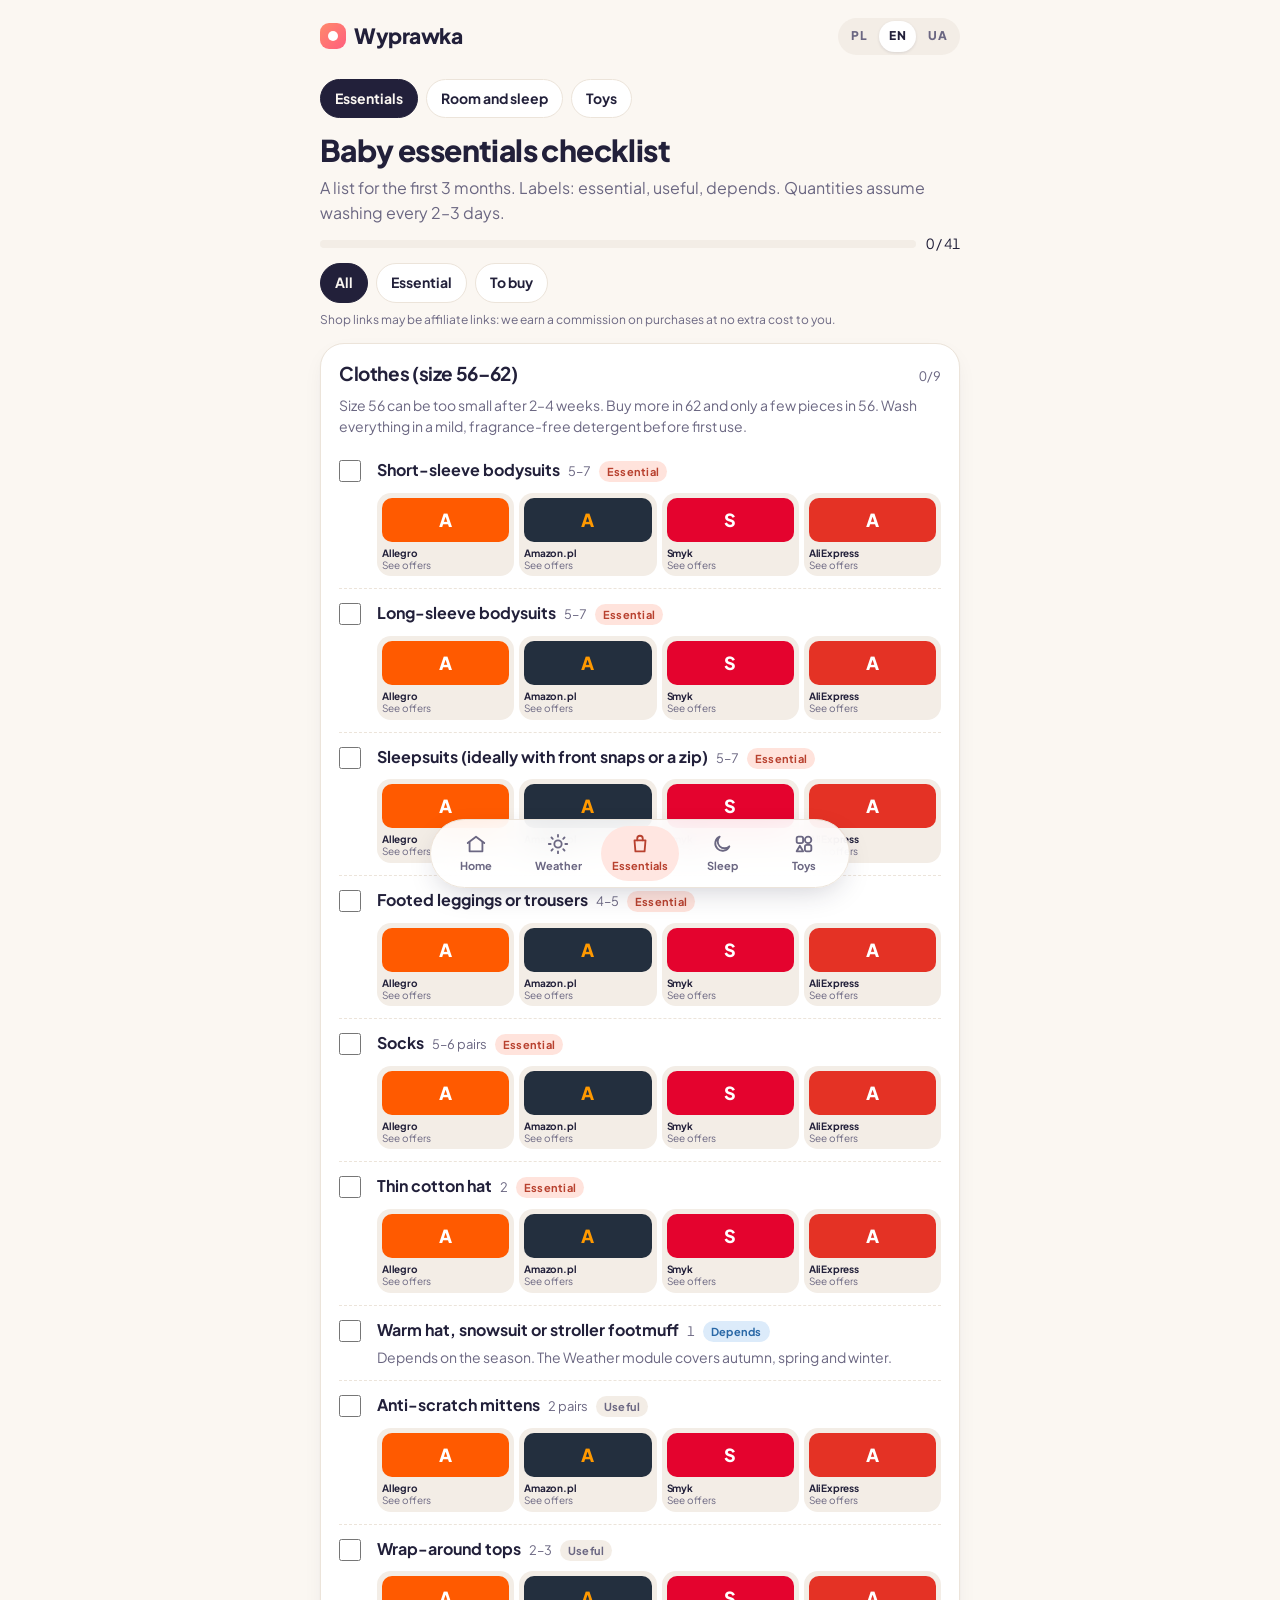
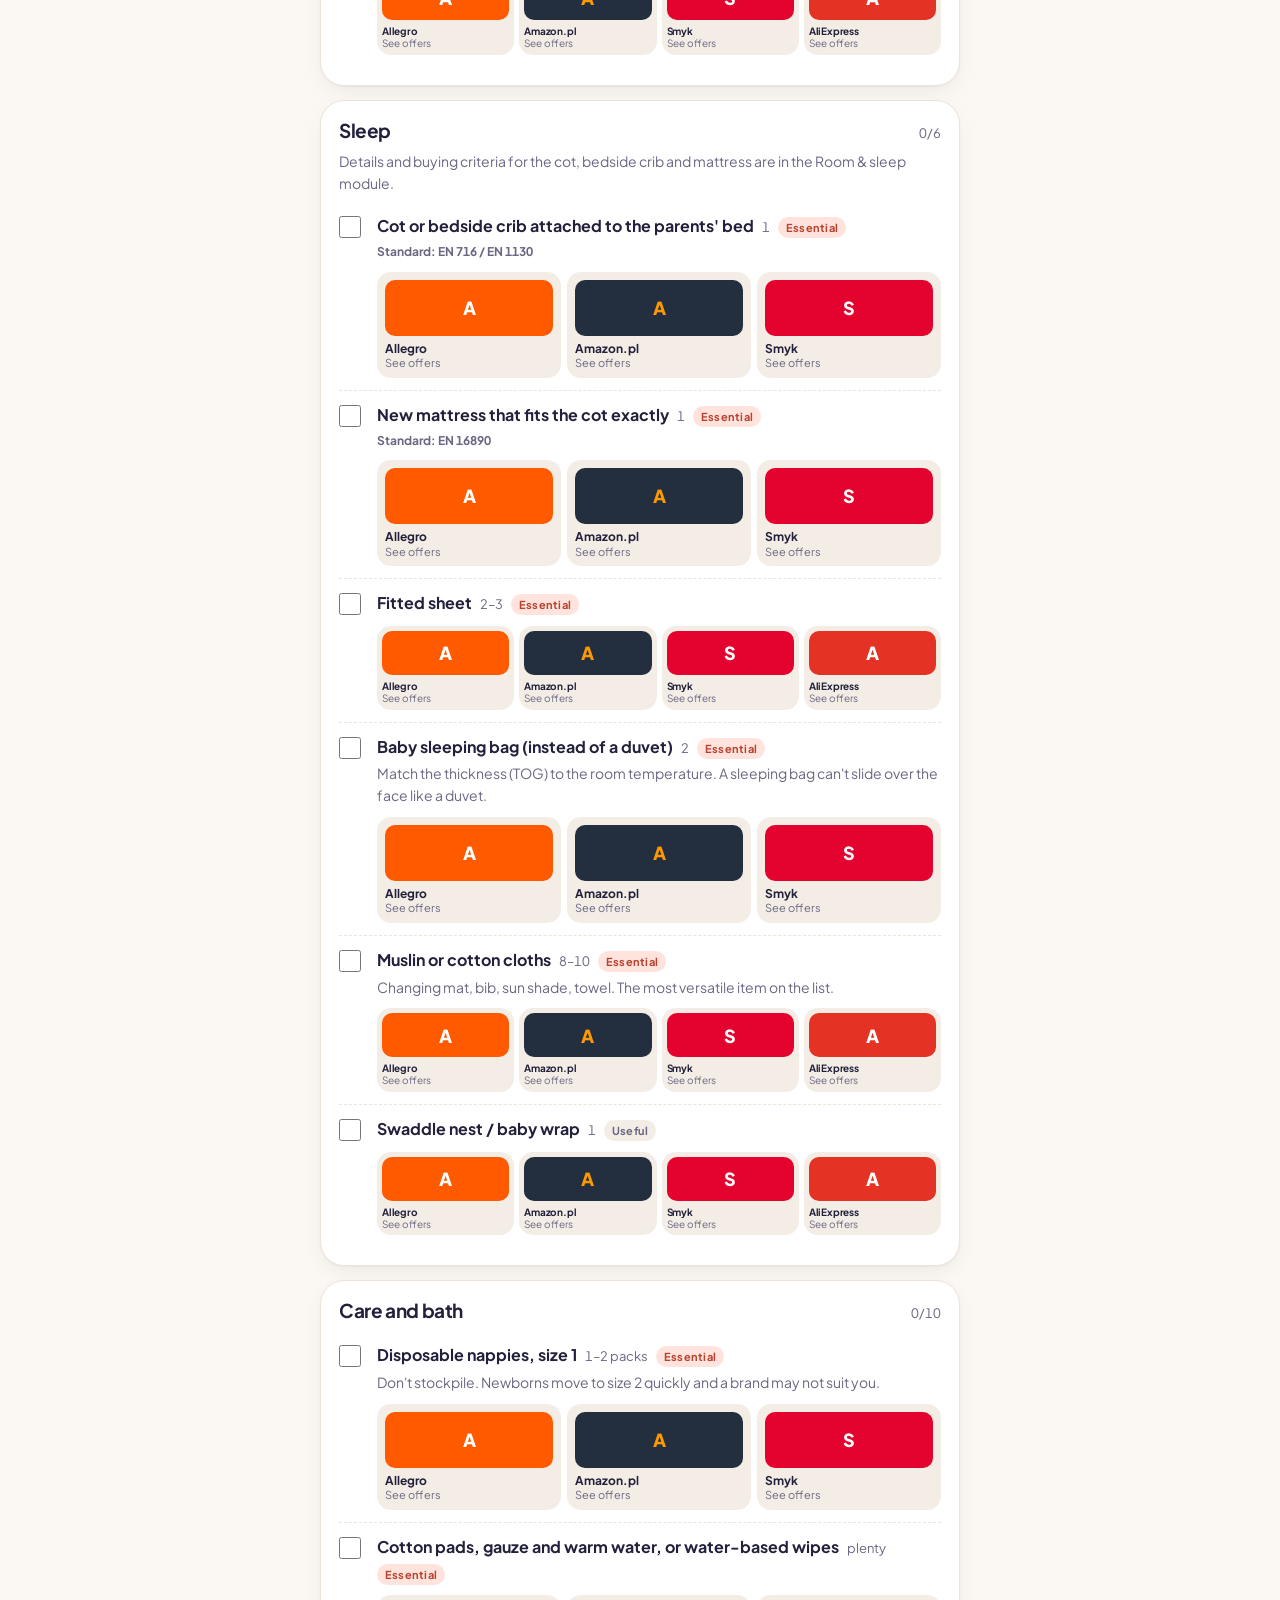
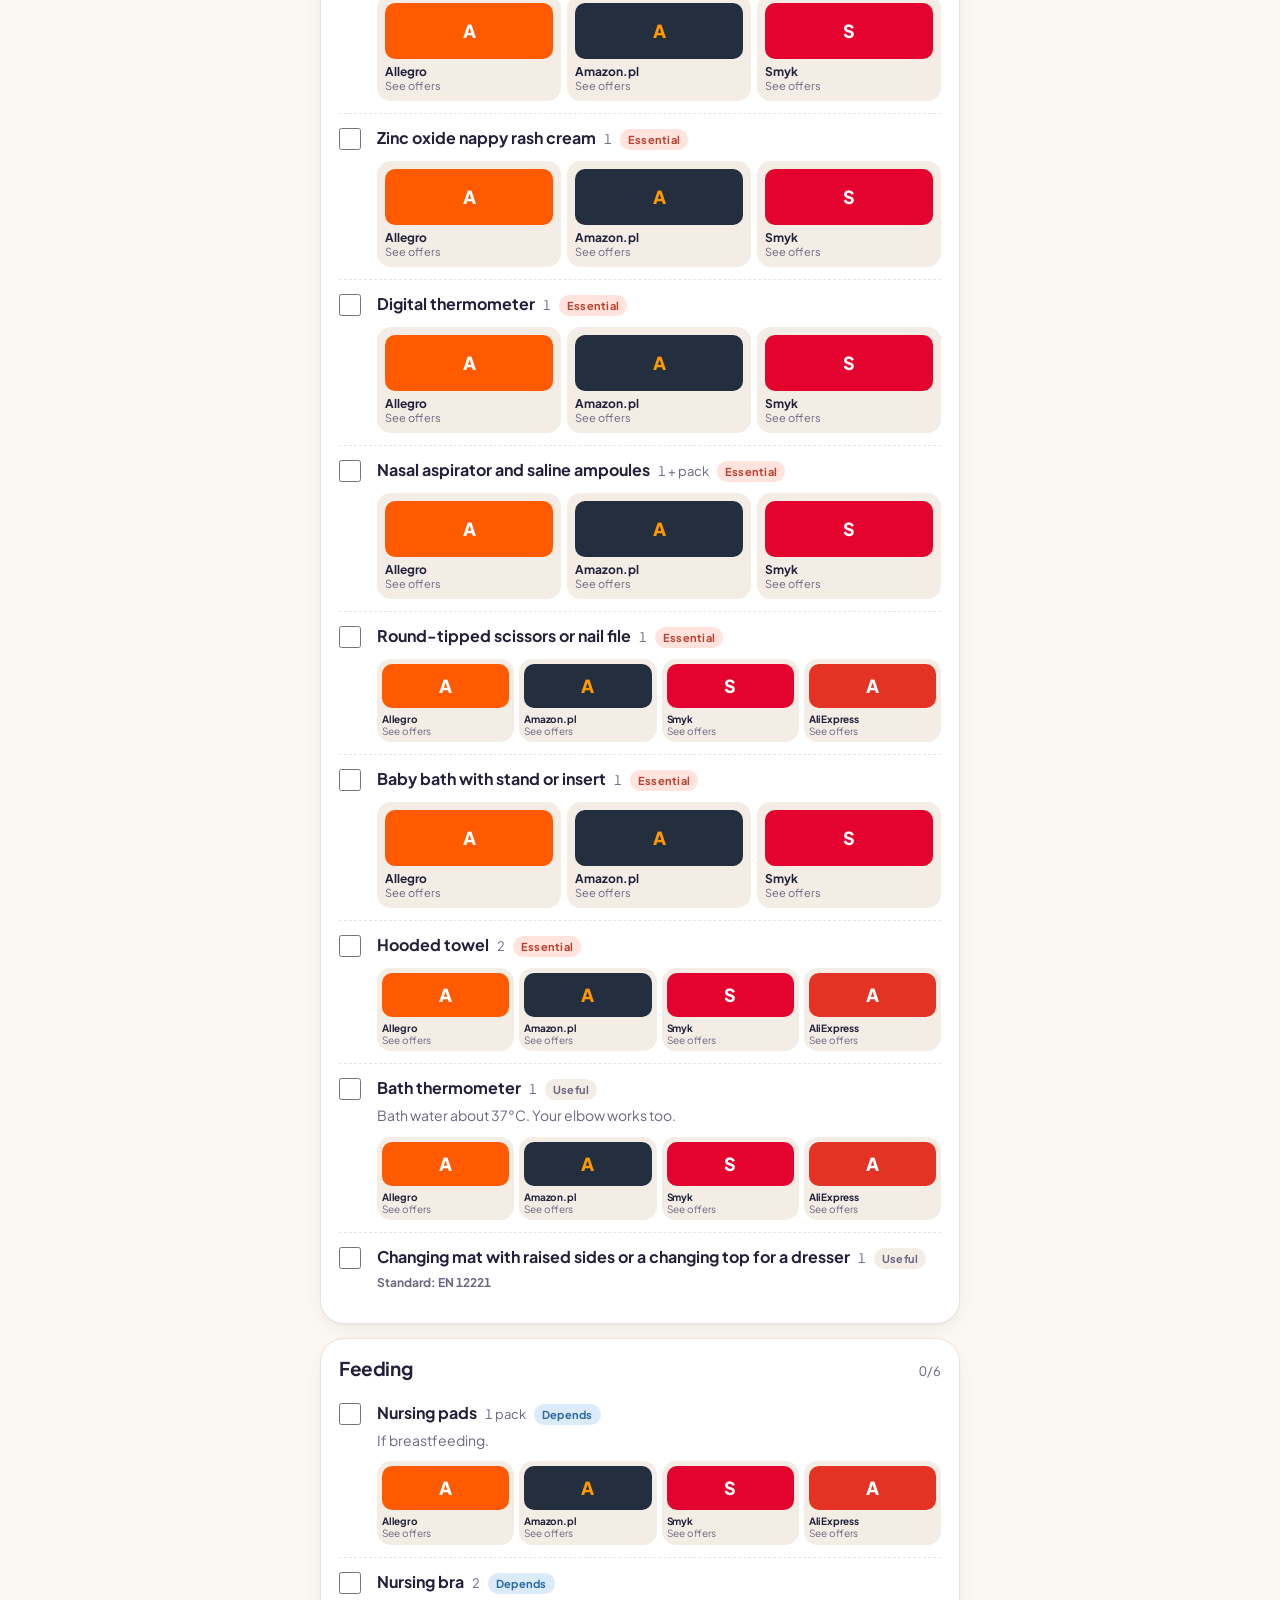
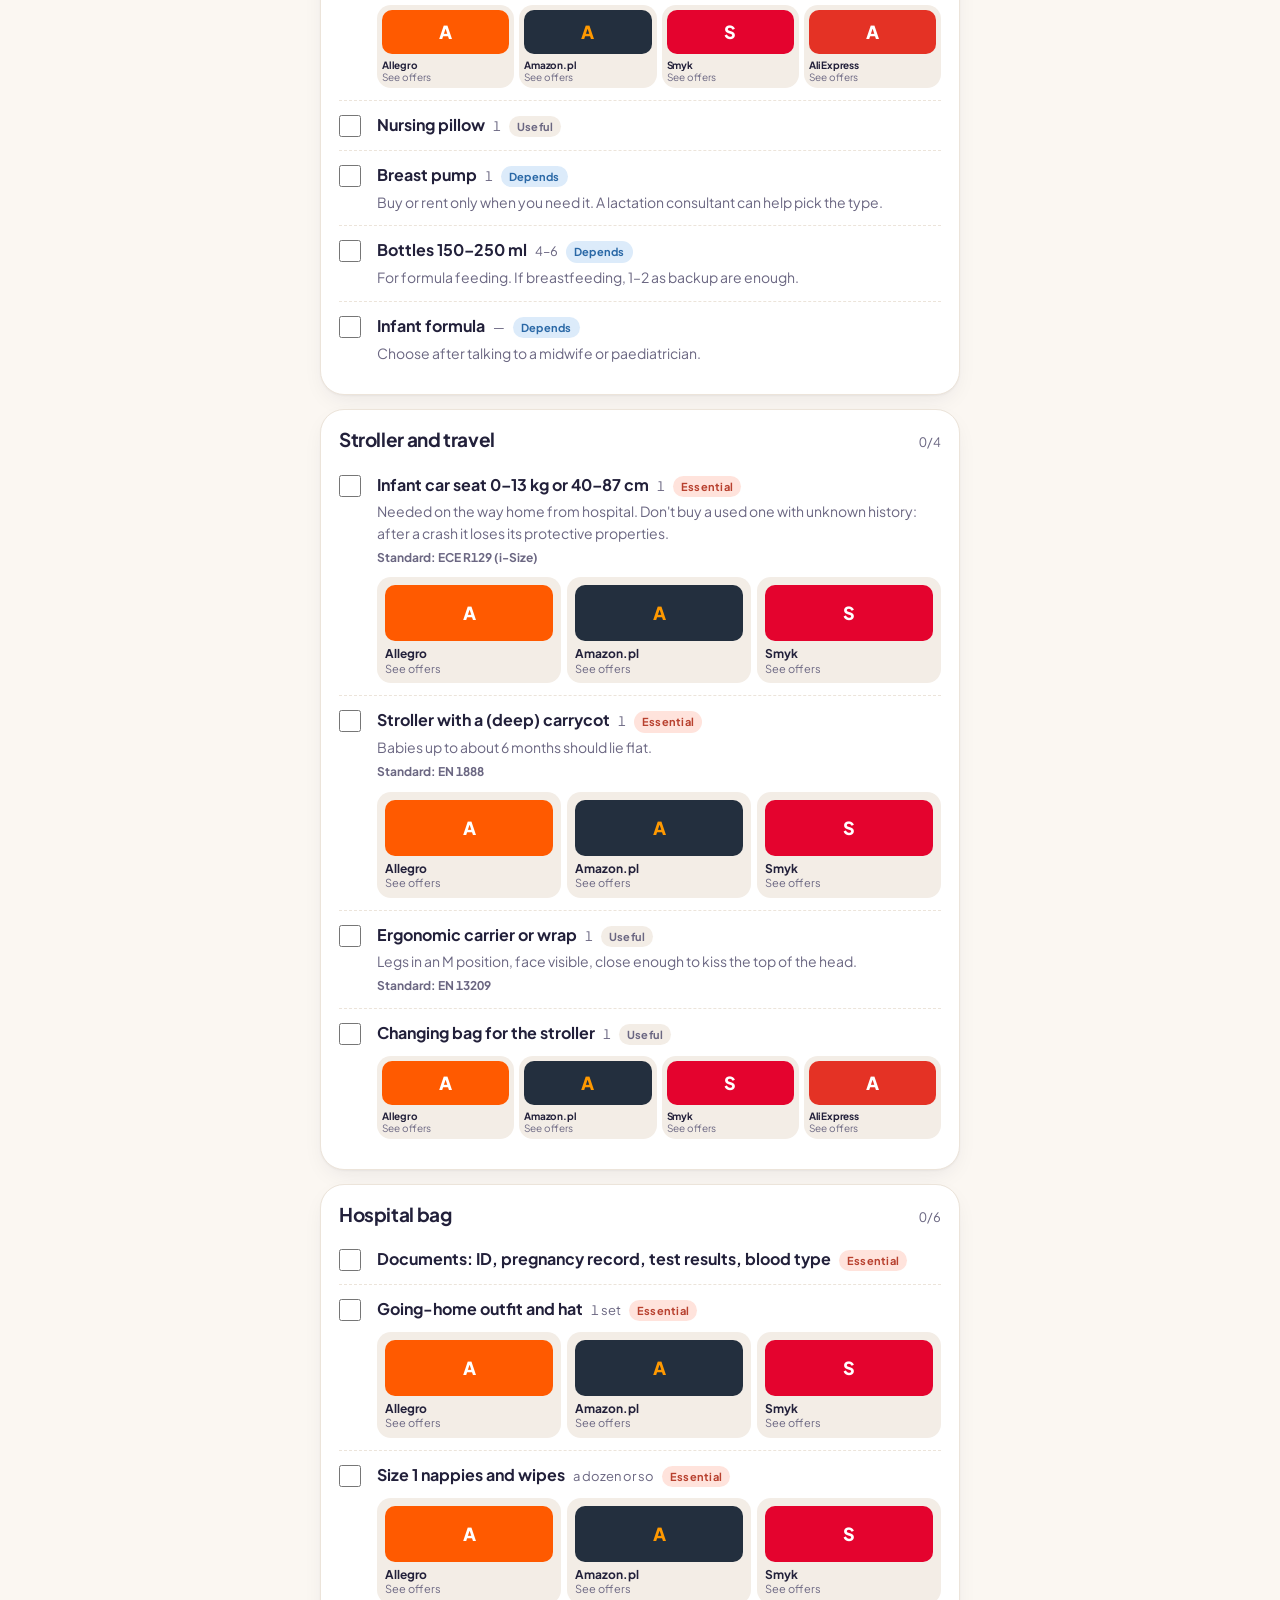
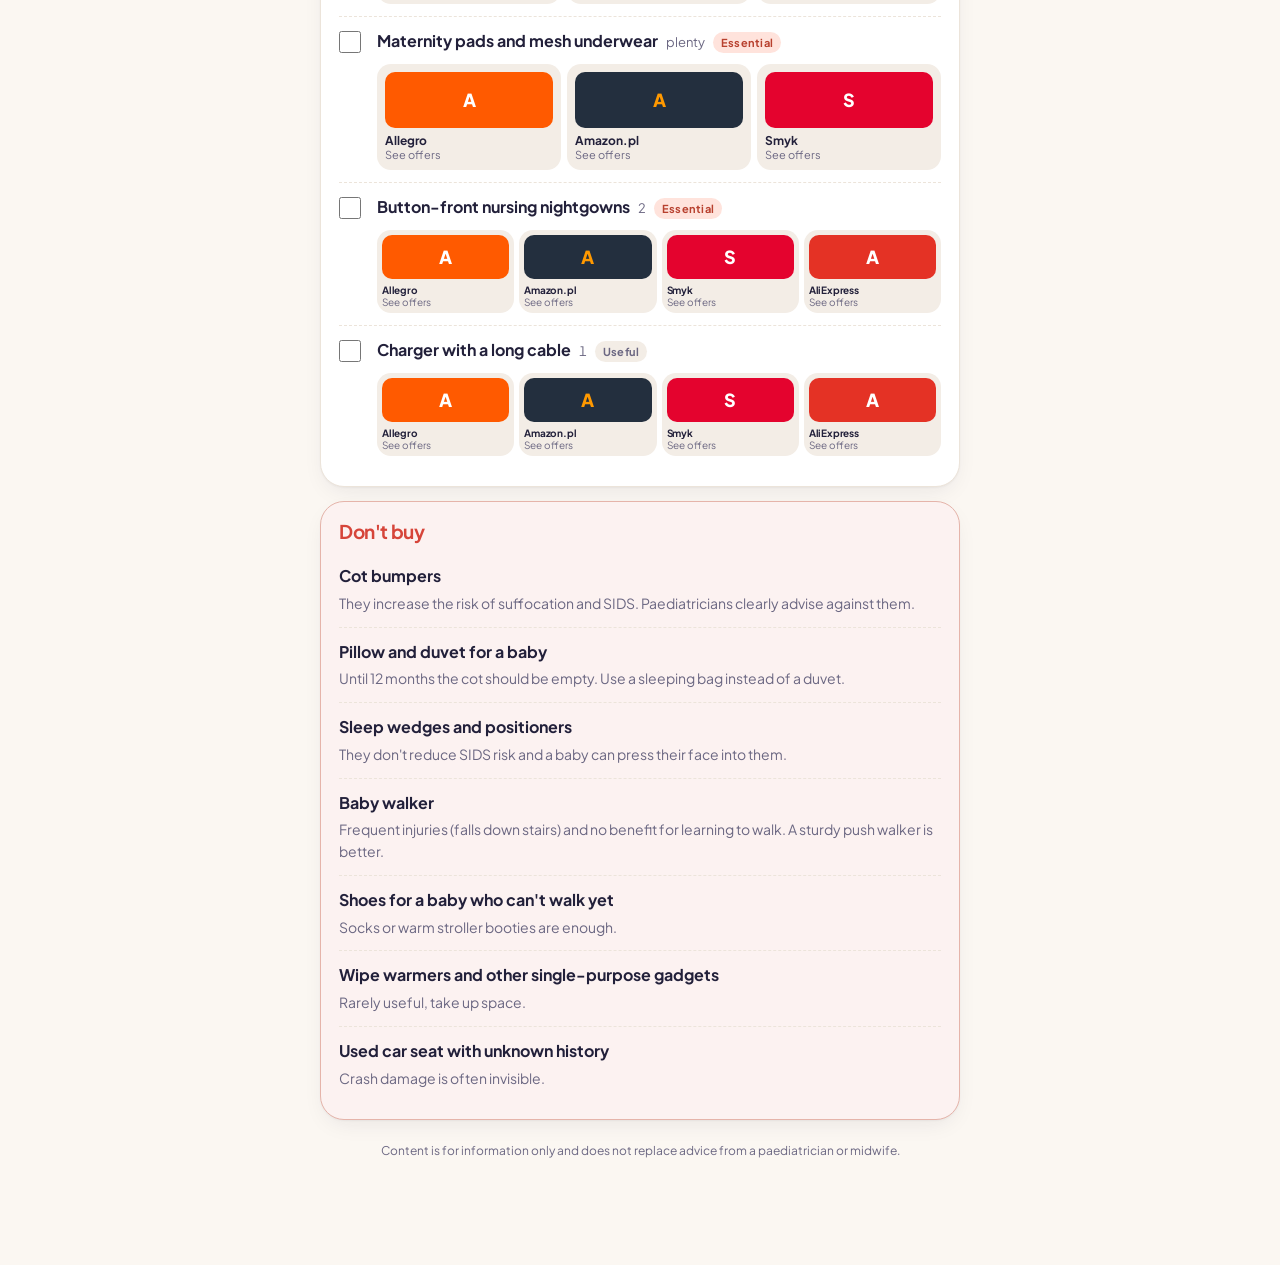
<file: lista.html>
<!doctype html>
<html lang="pl">
<head>
<meta charset="utf-8">
<meta name="viewport" content="width=device-width,initial-scale=1,viewport-fit=cover">
<meta name="theme-color" content="#FBF7F2">
<title>Wyprawka · lista</title>
<link rel="manifest" href="manifest.webmanifest">
<link rel="preconnect" href="https://fonts.googleapis.com">
<link rel="preconnect" href="https://fonts.gstatic.com" crossorigin>
<link rel="stylesheet" href="https://fonts.googleapis.com/css2?family=Plus+Jakarta+Sans:wght@400;500;700;800&display=swap">
<link rel="stylesheet" href="assets/style.css">
<style>
.head{display:flex;flex-direction:column;gap:8px}
.head p{margin:0}
.prog{display:flex;align-items:center;gap:10px;font-size:14px;font-variant-numeric:tabular-nums}
.prog .bar{flex:1;height:8px;border-radius:9px;background:var(--surface-2);overflow:hidden}
.prog .bar span{display:block;height:100%;background:linear-gradient(90deg,#FF7A59,#FF4F82);border-radius:9px;transition:width .25s}
.tabs{display:flex;gap:8px;overflow-x:auto;padding-bottom:2px;scrollbar-width:none}
.tabs a{flex:0 0 auto;text-decoration:none;border:1px solid var(--line);background:var(--surface)}
section.card{display:flex;flex-direction:column;gap:8px}
.sec-h{display:flex;justify-content:space-between;align-items:baseline;gap:10px}
.sec-h .cnt{font-size:13px;color:var(--ink-2);font-variant-numeric:tabular-nums;white-space:nowrap}
.now{font-size:11px;font-weight:800;text-transform:uppercase;letter-spacing:.06em;background:var(--accent);color:var(--accent-ink);padding:3px 9px;border-radius:999px;margin-left:8px;vertical-align:middle}
.tip{font-size:14px;color:var(--ink-2);margin:0}
ul.items{list-style:none;margin:0;padding:0;display:flex;flex-direction:column}
.it{display:grid;grid-template-columns:28px 1fr;gap:10px;padding:12px 0;border-top:1px dashed var(--line)}
.it:first-child{border-top:none}
.it input{width:22px;height:22px;margin:2px 0 0;accent-color:var(--accent)}
.it .rule{width:22px;height:22px;border-radius:8px;display:grid;place-items:center;background:var(--t-sun);font-size:13px;font-weight:800;color:var(--t-sun-ink)}
.it .top-line{display:flex;flex-wrap:wrap;gap:4px 8px;align-items:baseline}
.it .nm{font-weight:700}
.it.done .nm{text-decoration:line-through;color:var(--ink-2)}
.qty{font-size:13px;color:var(--ink-2);font-variant-numeric:tabular-nums}
.lvl{font-size:11px;font-weight:700;letter-spacing:.02em;padding:2px 8px;border-radius:999px}
.lvl.must{background:var(--t-coral);color:var(--t-coral-ink)}
.lvl.nice{background:var(--surface-2);color:var(--ink-2)}
.lvl.situational{background:var(--t-sky);color:var(--t-sky-ink)}
.why{font-size:14px;color:var(--ink-2);margin:4px 0 0}
.norm{font-size:12px;font-weight:700;color:var(--ink-2);margin-top:4px;font-variant-numeric:tabular-nums}
.crit{margin:6px 0 0;padding-left:18px;font-size:14px;color:var(--ink-2);display:flex;flex-direction:column;gap:2px}
.avoid{background:color-mix(in srgb,var(--bad) 7%,var(--surface));border-color:color-mix(in srgb,var(--bad) 30%,var(--line))}
.avoid h2{color:var(--bad)}
.avoid .it{grid-template-columns:1fr}
.shops{display:grid;grid-template-columns:repeat(3,minmax(0,1fr));gap:6px;margin-top:10px}
.shops.n4{grid-template-columns:repeat(4,minmax(0,1fr));gap:5px}
.shops.n4 .shop{padding:5px;gap:5px}
.shops.n4 .th{height:44px}
.shops.n4 b{font-size:10px;letter-spacing:-.2px}
.shops.n4 small{font-size:10px}
.shops.n1{grid-template-columns:minmax(0,1fr)}
.shop{display:flex;flex-direction:column;gap:6px;padding:8px;border-radius:14px;background:var(--surface-2);text-decoration:none;min-width:0;transition:transform .12s}
.shop:active{transform:scale(.97)}
.shop .th{height:56px;border-radius:10px;display:grid;place-items:center;overflow:hidden;background:var(--c);color:var(--i);font-weight:800;font-size:18px}
.shop .th img{width:100%;height:100%;object-fit:contain;background:#fff}
.shop b{font-size:12px;line-height:1.2;display:block;white-space:nowrap;overflow:hidden;text-overflow:ellipsis}
.shop small{font-size:11px;color:var(--ink-2);line-height:1.25;display:-webkit-box;-webkit-line-clamp:2;-webkit-box-orient:vertical;overflow:hidden}
.aff{font-size:12px;color:var(--ink-2);margin:0}
</style>
</head>
<body>
<div class="wrap">
  <div class="top"><a class="brand" href="./"><i></i>Wyprawka</a></div>
  <nav class="tabs chips" id="tabs" data-i18n-attr="aria-label:l.lists">
    <a class="chip" href="#wyprawka" data-id="wyprawka" data-i18n="l.tab.bag">Wyprawka</a>
    <a class="chip" href="#sen" data-id="sen" data-i18n="l.tab.sleep">Pokój i sen</a>
    <a class="chip" href="#zabawki" data-id="zabawki" data-i18n="l.tab.toys">Zabawki</a>
  </nav>
  <div class="head">
    <h1 id="title">…</h1>
    <p class="muted" id="intro"></p>
    <div class="prog"><div class="bar"><span id="pbar" style="width:0"></span></div><span id="ptxt">0 / 0</span></div>
    <div class="chips" id="filters"></div>
    <p class="aff" id="aff" hidden></p>
  </div>
  <div id="list" class="wrap" style="max-width:none"></div>
  <footer data-i18n="disclaimer">Treści mają charakter informacyjny i nie zastępują porady pediatry ani położnej.</footer>
</div>
<script src="assets/i18n.js"></script>
<script>
I18N.add({
  pl:{"l.lists":"Listy","l.tab.bag":"Wyprawka","l.tab.sleep":"Pokój i sen","l.tab.toys":"Zabawki","l.must":"Niezbędne","l.nice":"Przydatne","l.situational":"Wg sytuacji",
    "l.f.all":"Wszystko","l.f.todo":"Do kupienia","l.now":"Teraz","l.norm":"Norma","l.err":"Nie udało się wczytać listy","l.err.d":"Otwórz aplikację z adresu serwera (nie z pliku) albo odśwież stronę.","l.shop":"Zobacz oferty","l.shops":"Gdzie kupić","l.aff":"Linki do sklepów mogą być linkami partnerskimi: przy zakupie dostajemy prowizję, cena się nie zmienia."},
  en:{"l.lists":"Lists","l.tab.bag":"Essentials","l.tab.sleep":"Room and sleep","l.tab.toys":"Toys","l.must":"Essential","l.nice":"Useful","l.situational":"Depends",
    "l.f.all":"All","l.f.todo":"To buy","l.now":"Now","l.norm":"Standard","l.err":"Couldn't load the list","l.err.d":"Open the app from a server address (not a local file) or refresh the page.","l.shop":"See offers","l.shops":"Where to buy","l.aff":"Shop links may be affiliate links: we earn a commission on purchases at no extra cost to you."},
  uk:{"l.lists":"Списки","l.tab.bag":"Посаг","l.tab.sleep":"Кімната і сон","l.tab.toys":"Іграшки","l.must":"Необхідне","l.nice":"Корисне","l.situational":"За ситуацією",
    "l.f.all":"Усе","l.f.todo":"Купити","l.now":"Зараз","l.norm":"Стандарт","l.err":"Не вдалося завантажити список","l.err.d":"Відкрийте застосунок з адреси сервера (не з файлу) або оновіть сторінку.","l.shop":"Переглянути","l.shops":"Де купити","l.aff":"Посилання на магазини можуть бути партнерськими: ми отримуємо комісію з покупки, ціна для вас не змінюється."}
});
</script>
<script src="assets/shops.js"></script>
<script src="assets/store.js"></script>
<script src="assets/nav.js" data-base="./"></script>
<script>
(()=>{
const $=s=>document.querySelector(s);
const esc=s=>String(s??"").replace(/[&<>"]/g,c=>({"&":"&amp;","<":"&lt;",">":"&gt;",'"':"&quot;"}[c]));
const t=I18N.t, LV={must:t("l.must"),nice:t("l.nice"),situational:t("l.situational")};
let D=null, id=null, filter="all", SH=null;
const key=(si,ii)=>`${si}.${ii}`;

async function load(){
  id=(location.hash||"#wyprawka").slice(1);
  if(!["wyprawka","sen","zabawki"].includes(id))id="wyprawka";
  document.querySelectorAll("#tabs a").forEach(a=>a.setAttribute("aria-pressed",a.dataset.id===id));
  try{D=await (await fetch(I18N.dataPath("",id))).json()}
  catch(e){$("#title").textContent=t("l.err");$("#intro").textContent=t("l.err.d");return}
  if(!SH)try{SH=await (await fetch("data/shop.json")).json()}catch(e){SH={}}
  document.title=`${D.title} · Wyprawka`;
  $("#title").textContent=D.title;$("#intro").textContent=D.intro;
  render();
  const n=document.querySelector("[data-now]");if(n)n.scrollIntoView({block:"start"});
}
function shops(k){
  const e=SH&&SH[id]&&SH[id][k];if(!e||!window.SHOPS)return"";
  const P=e.products||[];
  const tiles=SHOPS.list.map(s=>{
    const p=P.find(x=>x.store===s.id), opt=s.optIn?e[s.optIn]:null;
    if(s.optIn&&!opt&&!p)return"";
    if(!s.optIn&&!e.q&&!p)return"";
    const url=p?SHOPS.link(s.id,p.url,p.affiliate):opt&&opt.url?SHOPS.link(s.id,opt.url,true):SHOPS.link(s.id,s.search(opt?opt.q:e.q));
    return `<a class="shop" href="${esc(url)}" target="_blank" rel="sponsored nofollow noopener" style="--c:${s.color};--i:${s.ink}">
      <span class="th" aria-hidden="true">${p&&p.img?`<img src="${esc(p.img)}" alt="" loading="lazy">`:esc(s.name[0])}</span>
      <span><b>${esc(s.name)}</b><small>${p?esc(p.title)+(p.price?` · ${esc(p.price)}`:""):t("l.shop")}</small></span></a>`}).filter(Boolean);
  return tiles.length?`<nav class="shops n${tiles.length}" aria-label="${esc(t("l.shops"))}">${tiles.join("")}</nav>`:"";
}
function progress(){
  const c=Store.checks(id);let all=0,done=0;
  D.sections.forEach((s,si)=>s.items.forEach((it,ii)=>{if(it.kind==="rule")return;all++;if(c[key(si,ii)])done++}));
  $("#pbar").style.width=(all?done/all*100:0)+"%";$("#ptxt").textContent=`${done} / ${all}`;
}
function render(){
  $("#filters").innerHTML=[["all",t("l.f.all")],["must",t("l.must")],["todo",t("l.f.todo")]].map(([v,n])=>`<button type="button" class="chip" aria-pressed="${v===filter}" data-f="${v}">${n}</button>`).join("");
  $("#filters").querySelectorAll("button").forEach(b=>b.onclick=()=>{filter=b.dataset.f;render()});
  const c=Store.checks(id), kid=Store.kid(), age=kid?Store.ageMonths(kid):null;
  let html=D.sections.map((s,si)=>{
    const isNow=age!=null&&s.ageFrom!=null&&age>=s.ageFrom&&age<s.ageTo;
    const items=s.items.map((it,ii)=>({it,k:key(si,ii)})).filter(({it,k})=>
      filter==="all"||it.kind==="rule"||(filter==="must"&&it.level==="must")||(filter==="todo"&&!c[k]));
    if(!items.length)return"";
    const buy=s.items.filter(i=>i.kind!=="rule"), bought=s.items.filter((i,ii)=>i.kind!=="rule"&&c[key(si,ii)]).length;
    return `<section class="card"${isNow?" data-now":""}><div class="sec-h"><h2>${esc(s.title)}${isNow?`<span class="now">${t("l.now")}</span>`:""}</h2>${buy.length?`<span class="cnt">${bought}/${buy.length}</span>`:""}</div>
      ${s.tip?`<p class="tip">${esc(s.tip)}</p>`:""}
      <ul class="items">${items.map(({it,k})=>{
        const rule=it.kind==="rule", done=!!c[k];
        return `<li class="it${done?" done":""}">${rule?`<span class="rule" aria-hidden="true">!</span>`:`<input type="checkbox" id="c-${k}" data-k="${k}"${done?" checked":""}>`}
        <div><div class="top-line"><label class="nm"${rule?"":` for="c-${k}"`}>${esc(it.name)}</label>${it.qty?`<span class="qty">${esc(it.qty)}</span>`:""}${!rule&&it.level?`<span class="lvl ${it.level}">${LV[it.level]}</span>`:""}</div>
        ${it.why?`<p class="why">${esc(it.why)}</p>`:""}
        ${it.criteria?`<ul class="crit">${it.criteria.map(x=>`<li>${esc(x)}</li>`).join("")}</ul>`:""}
        ${it.norm?`<div class="norm">${t("l.norm")}: ${esc(it.norm)}</div>`:""}${!rule?shops(k):""}</div></li>`}).join("")}</ul></section>`;
  }).join("");
  if(D.avoid)html+=`<section class="card avoid"><h2>${esc(D.avoid.title)}</h2><ul class="items">${D.avoid.items.map(a=>`<li class="it"><div><div class="nm">${esc(a.name)}</div><p class="why">${esc(a.why)}</p></div></li>`).join("")}</ul></section>`;
  $("#aff").hidden=!(SH&&SH[id]);$("#aff").textContent=t("l.aff");
  $("#list").innerHTML=html;
  $("#list").querySelectorAll("input[data-k]").forEach(x=>x.onchange=()=>{Store.setCheck(id,x.dataset.k,x.checked);x.closest(".it").classList.toggle("done",x.checked);progress();
    const sec=x.closest("section"),cnt=sec.querySelector(".cnt");if(cnt){const t=sec.querySelectorAll("input[data-k]"),d=[...t].filter(i=>i.checked).length;cnt.textContent=`${d}/${cnt.textContent.split("/")[1]}`}});
  progress();
}
window.addEventListener("hashchange",()=>{filter="all";load();scrollTo(0,0)});
load();
})();
</script>
</body>
</html>
</file>
<file: assets/style.css>
/* Wyprawka — wspólne tokeny i komponenty.
   Kierunek: „SG super-app” (LifeSG / theAsianparent / Grab): ciepły krem, pastelowe kafle bento
   kodowane kolorem modułu, duże promienie, pigułki, szklany nagłówek i dolna nawigacja. */
:root{
  --bg:#FBF7F2; --surface:#FFFFFF; --surface-2:#F3EDE6; --ink:#22203A; --ink-2:#6B6782; --line:#ECE4DA;
  --accent:#FF6B57; --accent-ink:#FFFFFF; --accent-soft:#FFE6E1;
  --cold:#3B82C4; --ok:#1F9D74; --warn:#C2780E; --bad:#D6453A;
  /* kolory modułów (tło kafla / akcent) */
  --t-coral:#FFE3DC; --t-coral-ink:#B8412F;
  --t-mint:#D9F3E8;  --t-mint-ink:#177457;
  --t-lilac:#E8E3FB; --t-lilac-ink:#5B47B8;
  --t-sky:#DCEBFA;   --t-sky-ink:#2A68A6;
  --t-sun:#FFF1C9;   --t-sun-ink:#8A5B00;
  --shadow:0 1px 2px rgba(34,32,58,.04),0 8px 24px -8px rgba(34,32,58,.10);
  --r-lg:24px; --r-md:16px;
  --display:"Plus Jakarta Sans",system-ui,-apple-system,"Segoe UI",Roboto,sans-serif;
  --body:"Plus Jakarta Sans",system-ui,-apple-system,"Segoe UI",Roboto,sans-serif;
  color-scheme:light;
}
@media (prefers-color-scheme:dark){:root{
  color-scheme:dark;--bg:#14131F;--surface:#1D1C2B;--surface-2:#272538;--ink:#F2EFFA;--ink-2:#A7A3BE;--line:#302E44;
  --accent:#FF8A78;--accent-ink:#1A0F0C;--accent-soft:#3A2226;
  --cold:#7DB4EA;--ok:#4FD1A5;--warn:#F0B454;--bad:#FF7E72;
  --t-coral:#3A2428; --t-coral-ink:#FFB3A6;
  --t-mint:#1B3530;  --t-mint-ink:#7FE0BD;
  --t-lilac:#2B2745; --t-lilac-ink:#C4B8FF;
  --t-sky:#1E2E42;   --t-sky-ink:#9CC8F2;
  --t-sun:#3A3120;   --t-sun-ink:#FFD57A;
  --shadow:none}}
*{box-sizing:border-box}
html,body{background:var(--bg);margin:0}
body{color:var(--ink);font:16px/1.55 var(--body);-webkit-font-smoothing:antialiased;padding-inline:16px;
  padding-block:calc(env(safe-area-inset-top,0px) + 8px) calc(env(safe-area-inset-bottom,0px) + 104px)}
[hidden]{display:none!important}
.wrap{max-width:640px;margin:0 auto;display:flex;flex-direction:column;gap:14px}
h1,h2,h3{font-family:var(--display);margin:0;text-wrap:balance;letter-spacing:-.02em;font-weight:800}
h1{font-size:30px;line-height:1.12}
h2{font-size:19px;line-height:1.25;font-weight:700}
a{color:inherit}
/* szklany, przyklejony nagłówek */
.top{position:sticky;top:0;z-index:5;display:flex;align-items:center;justify-content:space-between;gap:10px;
  margin-inline:-16px;padding:10px 16px;background:color-mix(in srgb,var(--bg) 82%,transparent);
  -webkit-backdrop-filter:saturate(1.4) blur(14px);backdrop-filter:saturate(1.4) blur(14px)}
.brand{font-family:var(--display);font-weight:800;font-size:21px;letter-spacing:-.02em;display:flex;align-items:center;gap:8px;text-decoration:none}
.brand i{width:26px;height:26px;border-radius:9px;display:inline-block;background:linear-gradient(135deg,#FF8A6B,#FF5E7E)}
.brand i::after{content:"";display:block;width:10px;height:10px;margin:8px;border-radius:50%;background:#fff}
.label{font-size:12px;text-transform:uppercase;letter-spacing:.07em;color:var(--ink-2);font-weight:700}
.muted{color:var(--ink-2)} .small{font-size:14px}
.card{background:var(--surface);border:1px solid var(--line);border-radius:var(--r-lg);padding:18px;box-shadow:var(--shadow)}
button{font:inherit;cursor:pointer;border-radius:999px;border:1px solid var(--line);background:var(--surface);color:var(--ink);padding:10px 16px;font-weight:700;transition:transform .12s,background .15s}
button:active{transform:scale(.97)}
button:focus-visible,a:focus-visible,input:focus-visible{outline:3px solid var(--accent);outline-offset:2px}
.chips{display:flex;flex-wrap:wrap;gap:8px}
.chip{padding:8px 14px;border-radius:999px;font-weight:700;font-size:14px;background:var(--surface);border:1px solid var(--line)}
.chip[aria-pressed="true"]{background:var(--ink);color:var(--bg);border-color:var(--ink)}
.back{font-size:14px;font-weight:700;text-decoration:none;color:var(--ink-2);padding:8px 12px;border-radius:999px;background:var(--surface-2)}
footer{font-size:12px;color:var(--ink-2);text-align:center;padding-top:8px}
/* dolna nawigacja (wzorzec super-app) */
.tabbar{position:fixed;left:50%;transform:translateX(-50%);bottom:calc(env(safe-area-inset-bottom,0px) + 12px);z-index:20;
  display:flex;gap:4px;padding:6px;border-radius:999px;background:color-mix(in srgb,var(--surface) 88%,transparent);
  border:1px solid var(--line);box-shadow:0 10px 30px -10px rgba(34,32,58,.25);
  -webkit-backdrop-filter:blur(16px);backdrop-filter:blur(16px);width:min(calc(100% - 32px),420px)}
.tabbar a{flex:1;display:flex;flex-direction:column;align-items:center;gap:2px;padding:7px 4px;border-radius:999px;
  text-decoration:none;font-size:11px;font-weight:700;color:var(--ink-2)}
.tabbar svg{width:22px;height:22px;fill:none;stroke:currentColor;stroke-width:2;stroke-linecap:round;stroke-linejoin:round}
.tabbar a[aria-current="page"]{background:var(--accent-soft);color:var(--t-coral-ink)}
@media (prefers-reduced-motion:reduce){*{transition:none!important;animation:none!important}}
/* przełącznik języka */
.lang{display:flex;gap:2px;padding:3px;border-radius:999px;background:var(--surface-2);margin-left:auto}
.lang button{padding:6px 10px;font-size:12px;font-weight:800;letter-spacing:.04em;border:none;background:transparent;color:var(--ink-2);min-width:36px}
.lang button[aria-pressed="true"]{background:var(--surface);color:var(--ink);box-shadow:0 1px 3px rgba(34,32,58,.12)}
.icon-btn{display:grid;place-items:center;width:40px;height:40px;padding:0;border-radius:50%}
.icon-btn svg{width:20px;height:20px;fill:none;stroke:currentColor;stroke-width:2;stroke-linecap:round;stroke-linejoin:round}
.sr-only{position:absolute;width:1px;height:1px;overflow:hidden;clip:rect(0 0 0 0);white-space:nowrap}
</file>
